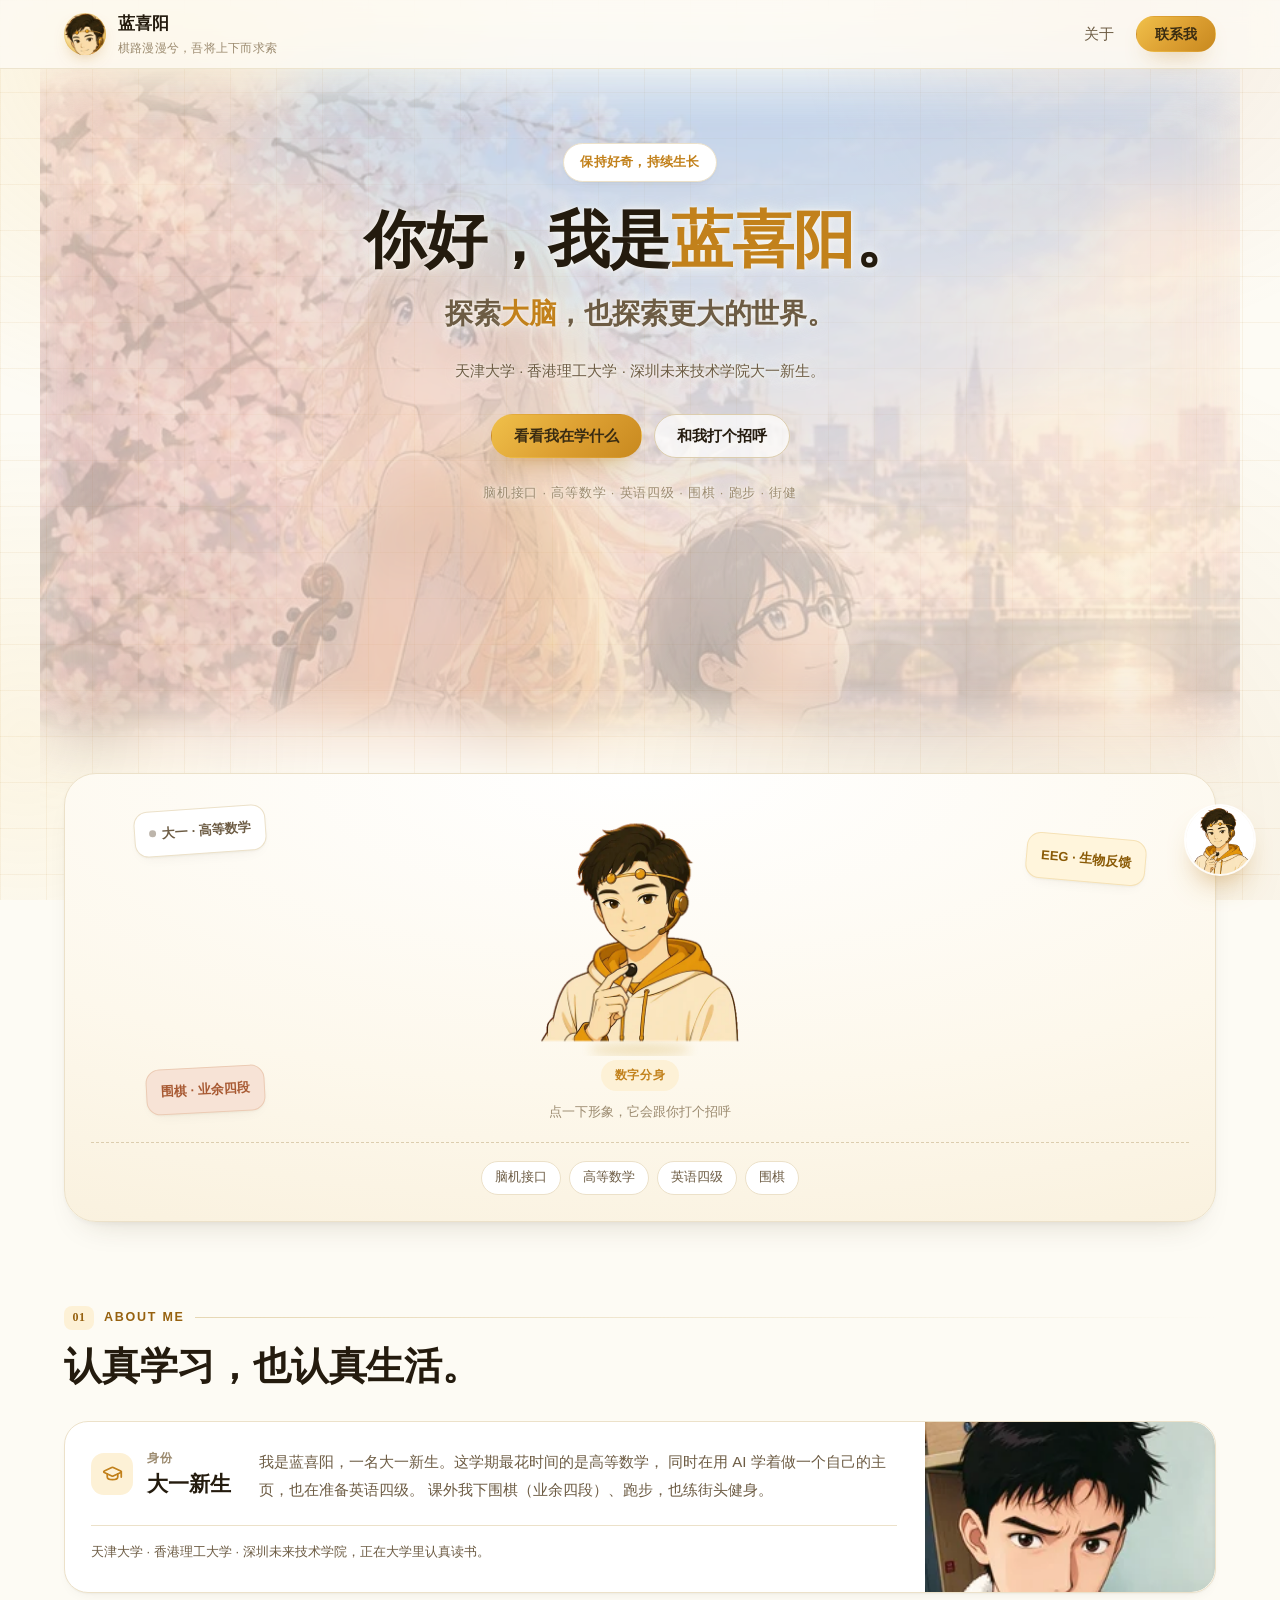
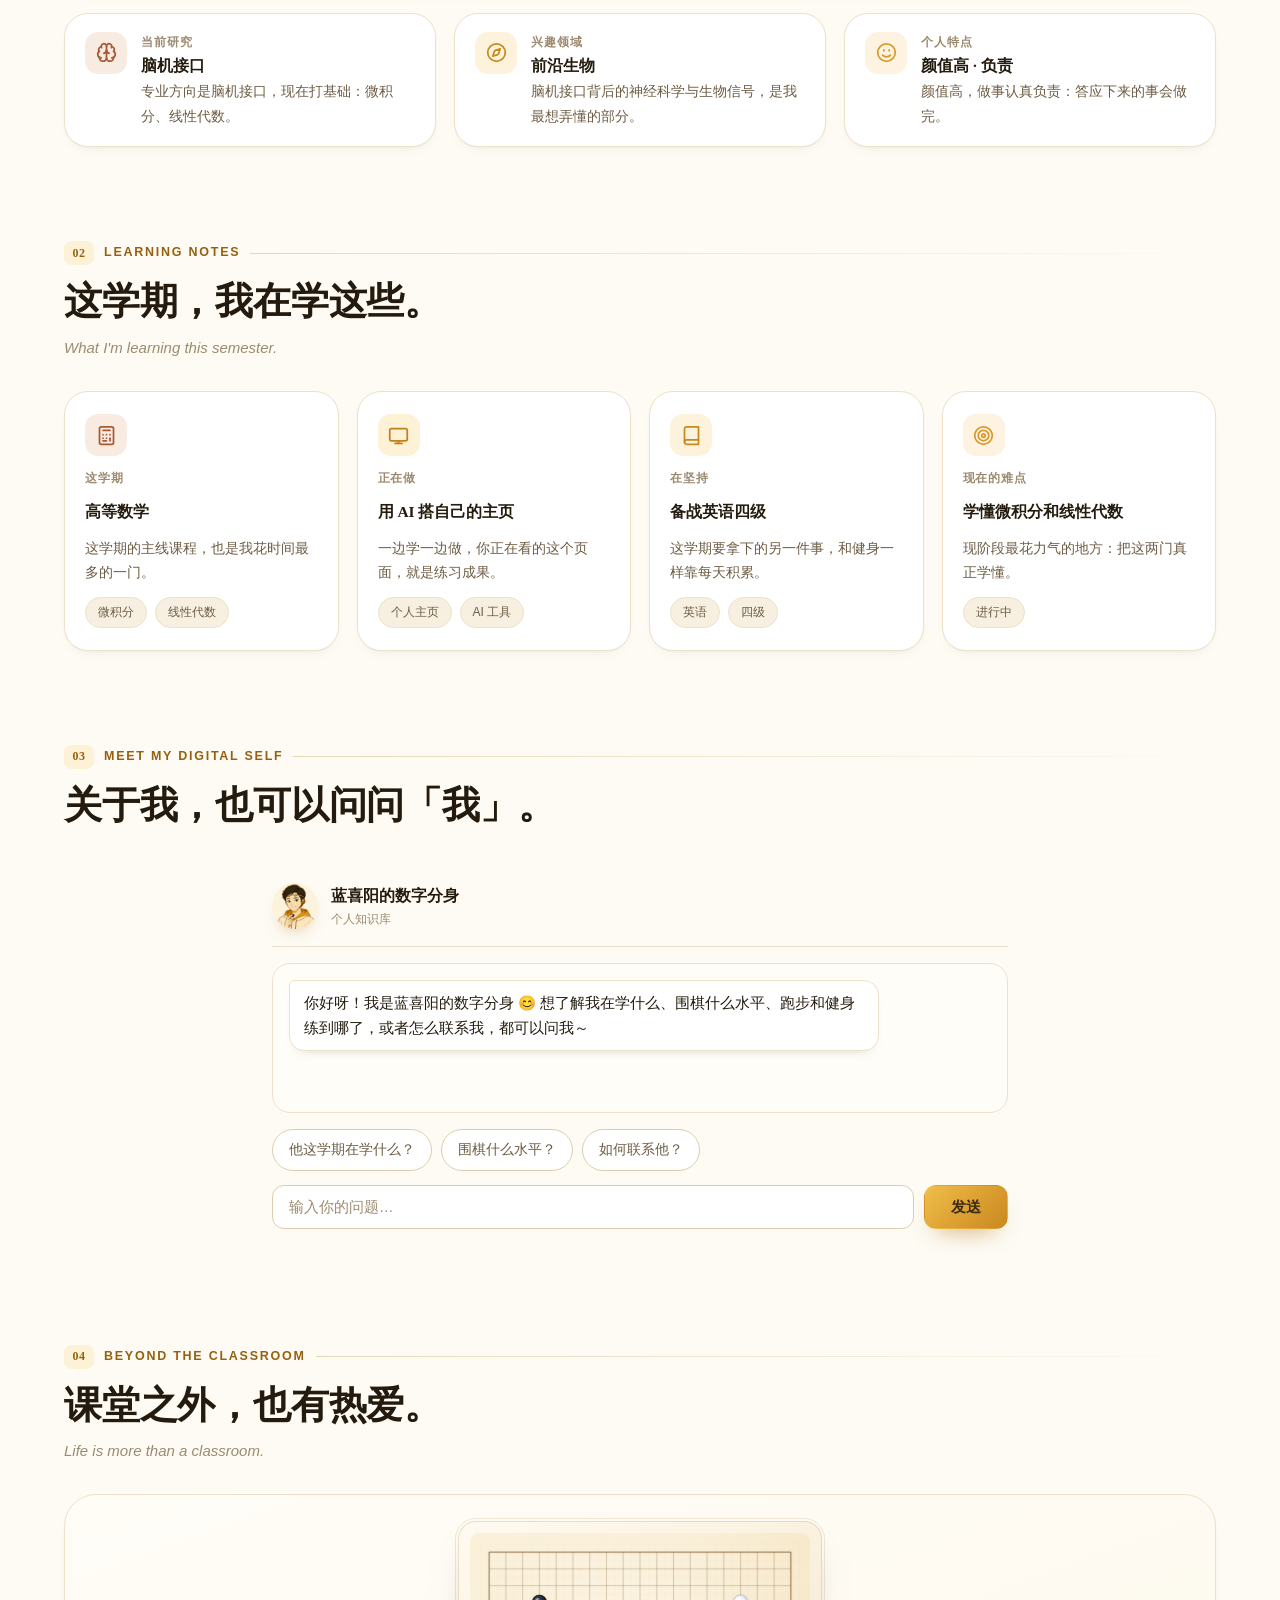
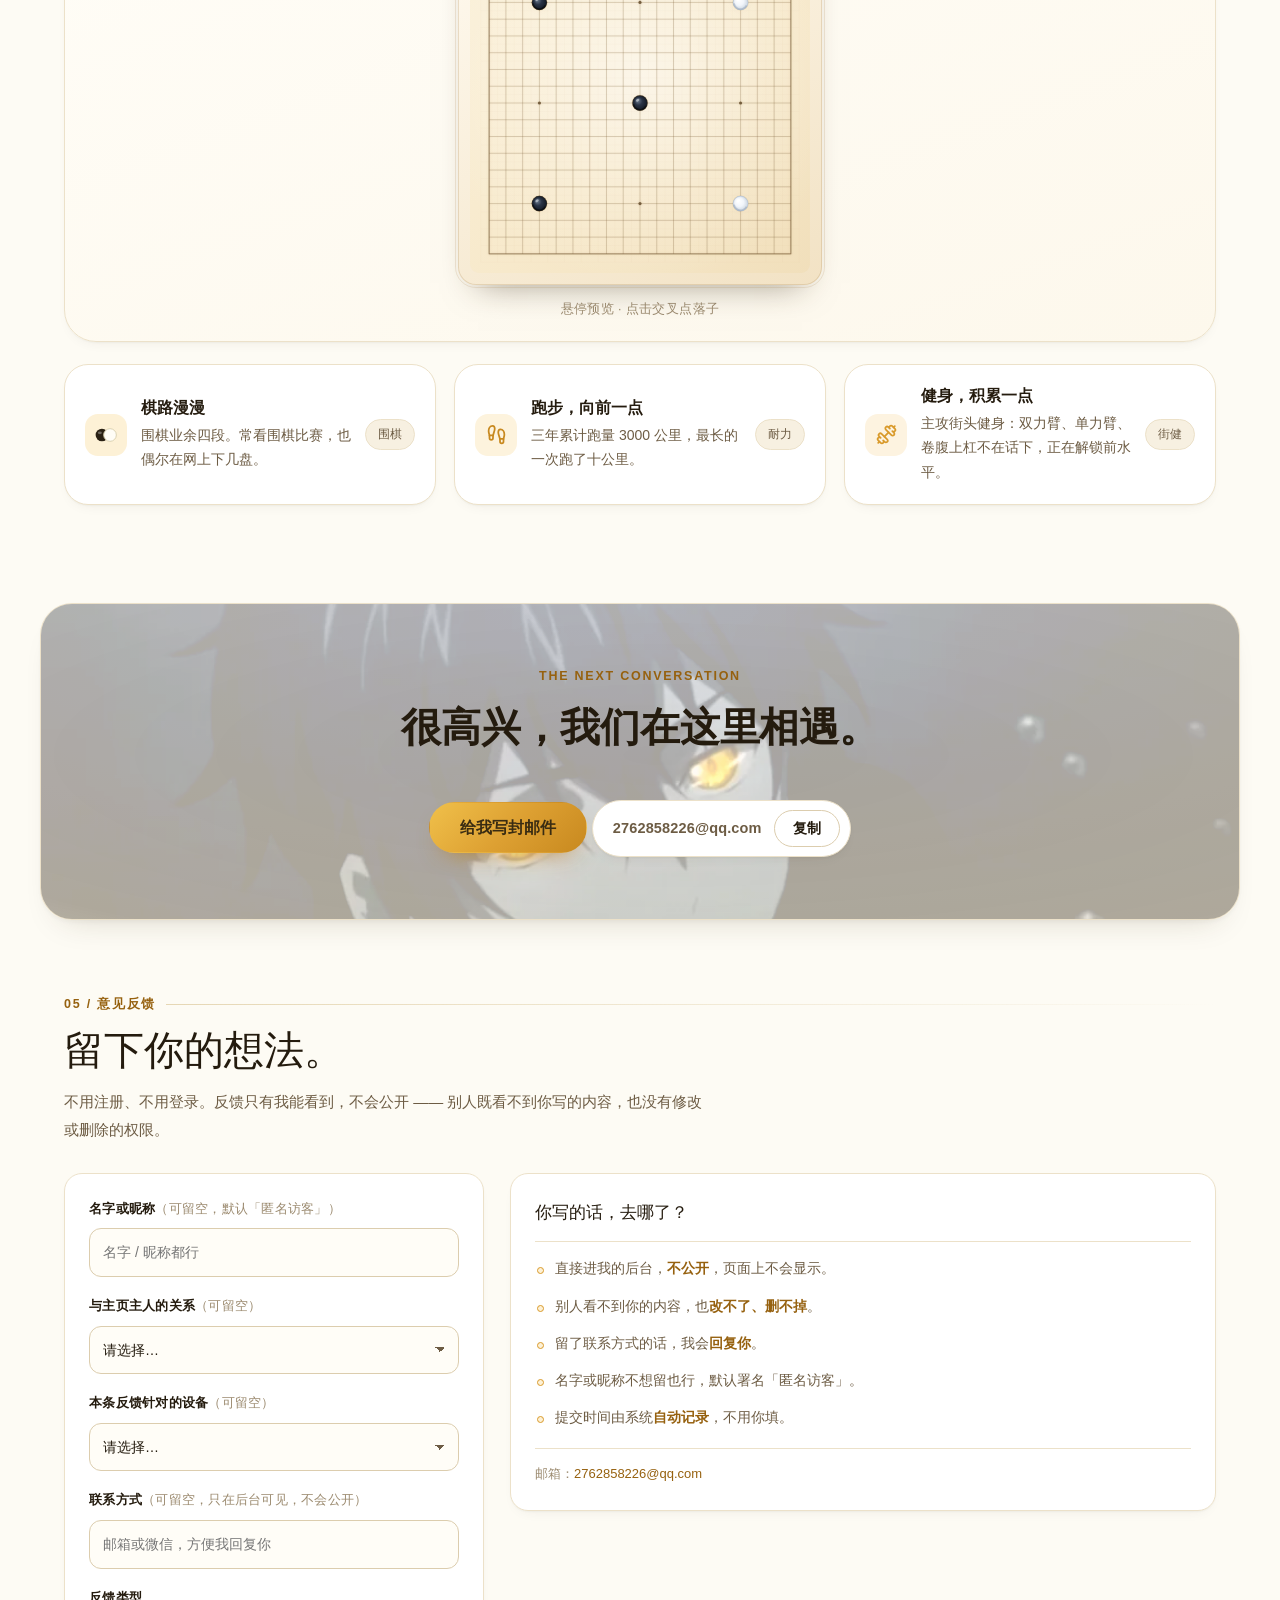
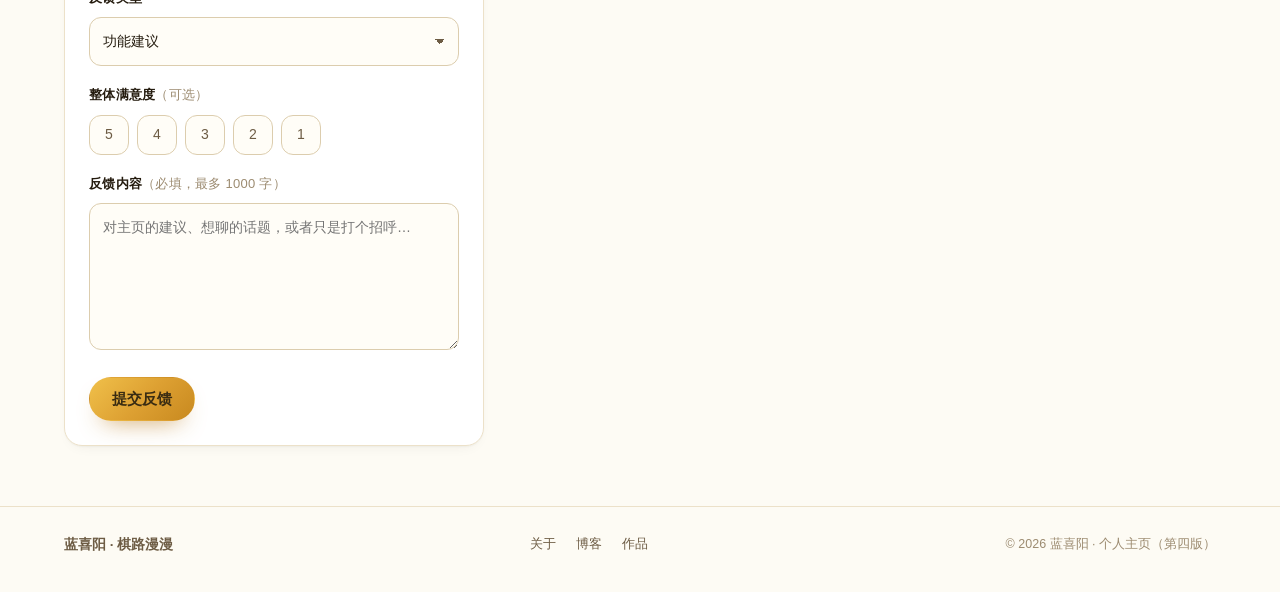
<file: index.html>
<!DOCTYPE html>
<html lang="zh-CN">
<head>
  <meta charset="UTF-8" />
  <meta name="viewport" content="width=device-width, initial-scale=1.0" />
  <meta name="description" content="蓝喜阳 · 棋路漫漫 的个人主页 — 天津大学 · 香港理工大学 · 深圳未来技术学院大一新生，脑机接口方向，欢迎问问我的数字分身" />
  <title>棋路漫漫 · 蓝喜阳个人主页</title>
  <link rel="stylesheet" href="css/main.css" />
</head>
<body>
  <!-- ============ 顶部导航：头像 + 名字 + 签名 / 关于 + 联系按钮 ============ -->
  <header class="site-header">
    <nav class="navbar wrap">
      <a class="brand" href="#top">
        <span class="brand-orb" aria-hidden="true">
          <img class="brand-pic" src="assets/images/figures/agent-avatar.webp" alt="" width="192" height="192" />
        </span>
        <span class="brand-text">
          <strong>蓝喜阳</strong>
          <small>棋路漫漫兮，吾将上下而求索</small>
        </span>
      </a>
      <div class="nav-right">
        <a class="nav-link" href="#about">关于</a>
        <a class="btn btn-primary btn-sm" href="#contact">联系我</a>
      </div>
    </nav>
  </header>

  <main>
    <!-- ============ Hero ============ -->
    <section class="hero2 wrap">
      <!-- 首屏背景层：素材由本人提供，低透明度融进纸面，不单独成块 -->
      <div class="sec-bg sec-bg--hero" aria-hidden="true">
        <img src="assets/images/figures/april-violin-piano.webp" alt="" width="841" height="1870" />
      </div>
      <p class="pill">保持好奇，持续生长</p>
      <h1 class="hero-title">你好，我是<span class="hl">蓝喜阳</span>。</h1>
      <p class="hero-sub">探索<span class="hl">大脑</span>，也探索更大的世界。</p>
      <p class="hero-desc">
        天津大学 · 香港理工大学 · 深圳未来技术学院大一新生。
      </p>
      <div class="hero-actions">
        <a class="btn btn-primary" href="#learning">看看我在学什么</a>
        <a class="btn btn-ghost" href="#avatar-chat">和我打个招呼</a>
      </div>
      <p class="hero-tags">脑机接口 · 高等数学 · 英语四级 · 围棋 · 跑步 · 街健</p>
    </section>

    <!-- ============ 数字分身形象 + 便签 ============ -->
    <section class="mascot-wrap wrap" aria-label="数字分身形象">
      <div class="mascot-card glow-card">
        <div class="note note-white" aria-hidden="true">
          <span class="note-pin"></span>大一 · 高等数学
        </div>
        <div class="note note-amber" aria-hidden="true">EEG · 生物反馈</div>
        <div class="note note-clay" aria-hidden="true">围棋 · 业余四段</div>

        <div class="mascot-stage">
          <!-- 原创「脑机接口少年」数字分身形象（AI 生成原画 → 本地去背 / 去水印 / 裁切为 512×512）
               鼠标移上去会打招呼，点一下会跳一段「铁山靠」 -->
          <div class="avatar-fx-wrap">
            <svg class="avatar-svg" viewBox="0 0 220 236" role="img"
                 aria-label="蓝喜阳的数字分身形象：戴金色头环与耳机麦克风的脑机接口少年，指间捏着一颗黑子 —— 鼠标移上去会打招呼，点一下会跳一段「铁山靠」">
              <title>点我，给你来一段铁山靠</title>
              <defs>
                <filter id="agentShadow" x="-50%" y="-50%" width="200%" height="200%">
                  <feGaussianBlur stdDeviation="5" />
                </filter>
              </defs>

              <!-- 落地投影：营造悬浮感（形象上下浮动时投影一起动） -->
              <ellipse cx="110" cy="230" rx="48" ry="6.5" fill="#C8951F" opacity="0.24"
                       filter="url(#agentShadow)" />

              <g class="avatar-float">
                <!-- 「铁山靠」身体分组：以底边为轴整体侧倾 / 前顶 -->
                <g class="avatar-body">
                  <image href="assets/images/figures/agent-v2.webp" x="-8" y="0" width="236" height="236" />
                </g>
              </g>
            </svg>
            <span class="shock-ring" aria-hidden="true"></span>
            <span class="shock-ring shock-ring-2" aria-hidden="true"></span>
          </div>
          <span class="mascot-badge">数字分身</span>
        </div>

        <p class="mascot-hint">点一下形象，它会跟你打个招呼</p>
        <div class="mini-tag-row">
          <span class="mini-tag">脑机接口</span>
          <span class="mini-tag">高等数学</span>
          <span class="mini-tag">英语四级</span>
          <span class="mini-tag">围棋</span>
        </div>
      </div>
    </section>

    <!-- ============ 01 / ABOUT ME ============ -->
    <section class="section wrap" id="about">
      <div class="sec-head">
        <p class="sec-eyebrow"><span class="sec-num">01</span> ABOUT ME</p>
        <h2 class="sec-title">认真学习，也认真生活。</h2>
      </div>

      <div class="about-grid" id="info">
        <!-- 身份主卡 -->
        <article class="card-soft glow-card card-identity">
          <div class="card-head">
            <span class="icon-box icon-box-blue" aria-hidden="true">
              <svg viewBox="0 0 24 24" fill="none" stroke="currentColor" stroke-width="2" stroke-linecap="round" stroke-linejoin="round"><path d="M21.42 10.922a1 1 0 0 0-.019-1.838L12.83 5.18a2 2 0 0 0-1.66 0L2.6 9.08a1 1 0 0 0 0 1.832l8.57 3.908a2 2 0 0 0 1.66 0z"/><path d="M22 10v6"/><path d="M6 12.5V16a6 3 0 0 0 12 0v-3.5"/></svg>
            </span>
            <div>
              <p class="card-label">身份</p>
              <h3 class="card-title">大一新生</h3>
            </div>
          </div>
          <p class="card-text">
            我是蓝喜阳，一名大一新生。这学期最花时间的是高等数学，
            同时在用 AI 学着做一个自己的主页，也在准备英语四级。
            课外我下围棋（业余四段）、跑步，也练街头健身。
          </p>
          <p class="card-note">天津大学 · 香港理工大学 · 深圳未来技术学院，正在大学里认真读书。</p>
          <!-- 本人提供的动漫风格头像：贴卡片右缘竖着撑满卡高，避免下方大片留白 -->
          <figure class="id-portrait">
            <img src="assets/images/figures/identity-portrait.webp" alt="动漫风格形象" width="216" height="384" loading="lazy" />
          </figure>
        </article>

        <!-- 右侧三个小信息 -->
        <div class="mini-stack">
          <article class="card-soft glow-card mini-card">
            <span class="icon-box icon-box-violet" aria-hidden="true">
              <svg viewBox="0 0 24 24" fill="none" stroke="currentColor" stroke-width="2" stroke-linecap="round" stroke-linejoin="round"><path d="M12 18V5"/><path d="M15 13a4.17 4.17 0 0 1-3-4 4.17 4.17 0 0 1-3 4"/><path d="M17.598 6.5A3 3 0 1 0 12 5a3 3 0 1 0-5.598 1.5"/><path d="M17.997 5.125a4 4 0 0 1 2.526 5.77"/><path d="M18 18a4 4 0 0 0 2-7.464"/><path d="M19.967 17.483A4 4 0 1 1 12 18a4 4 0 1 1-7.967-.517"/><path d="M6 18a4 4 0 0 1-2-7.464"/><path d="M6.003 5.125a4 4 0 0 0-2.526 5.77"/></svg>
            </span>
            <div>
              <p class="card-label">当前研究</p>
              <h3 class="card-title card-title-sm">脑机接口</h3>
              <p class="card-text">专业方向是脑机接口，现在打基础：微积分、线性代数。</p>
            </div>
          </article>

          <article class="card-soft glow-card mini-card">
            <span class="icon-box icon-box-sky" aria-hidden="true">
              <svg viewBox="0 0 24 24" fill="none" stroke="currentColor" stroke-width="2" stroke-linecap="round" stroke-linejoin="round"><circle cx="12" cy="12" r="10"/><path d="m16.24 7.76-1.804 5.411a2 2 0 0 1-1.265 1.265L7.76 16.24l1.804-5.411a2 2 0 0 1 1.265-1.265z"/></svg>
            </span>
            <div>
              <p class="card-label">兴趣领域</p>
              <h3 class="card-title card-title-sm">前沿生物</h3>
              <p class="card-text">脑机接口背后的神经科学与生物信号，是我最想弄懂的部分。</p>
            </div>
          </article>

          <article class="card-soft glow-card mini-card">
            <span class="icon-box icon-box-amber" aria-hidden="true">
              <svg viewBox="0 0 24 24" fill="none" stroke="currentColor" stroke-width="2" stroke-linecap="round" stroke-linejoin="round"><path d="M15 10V9"/><path d="M16.472 15a6 6 0 01-8.943 0"/><path d="M9 10V9"/><circle cx="12" cy="12" r="10"/></svg>
            </span>
            <div>
              <p class="card-label">个人特点</p>
              <h3 class="card-title card-title-sm">颜值高 · 负责</h3>
              <p class="card-text">颜值高，做事认真负责：答应下来的事会做完。</p>
            </div>
          </article>
        </div>
      </div>
    </section>

    <!-- ============ 02 / LEARNING NOTES ============ -->
    <section class="section wrap" id="learning">
      <div class="sec-head">
        <p class="sec-eyebrow"><span class="sec-num">02</span> LEARNING NOTES</p>
        <h2 class="sec-title">这学期，我在学这些。</h2>
        <p class="sec-sub">What I'm learning this semester.</p>
      </div>

      <div class="notes-grid">
        <!-- 这学期的主线：高等数学 -->
        <article class="card-soft glow-card note-card">
          <span class="icon-box icon-box-violet" aria-hidden="true">
            <svg viewBox="0 0 24 24" fill="none" stroke="currentColor" stroke-width="2" stroke-linecap="round" stroke-linejoin="round"><rect x="4" y="2" width="16" height="20" rx="2"/><line x1="8" y1="6" x2="16" y2="6"/><line x1="8" y1="11" x2="8" y2="11"/><line x1="12" y1="11" x2="12" y2="11"/><line x1="16" y1="11" x2="16" y2="11"/><line x1="8" y1="15" x2="8" y2="15"/><line x1="12" y1="15" x2="12" y2="15"/><line x1="16" y1="15" x2="16" y2="18"/><line x1="8" y1="18" x2="12" y2="18"/></svg>
          </span>
          <p class="card-label">这学期</p>
          <h3 class="card-title card-title-sm">高等数学</h3>
          <p class="card-text">这学期的主线课程，也是我花时间最多的一门。</p>
          <div class="tag-mini-row">
            <span class="tag-mini">微积分</span>
            <span class="tag-mini">线性代数</span>
          </div>
        </article>

        <!-- 正在做：用 AI 搭自己的主页 -->
        <article class="card-soft glow-card note-card">
          <span class="icon-box icon-box-blue" aria-hidden="true">
            <svg viewBox="0 0 24 24" fill="none" stroke="currentColor" stroke-width="2" stroke-linecap="round" stroke-linejoin="round"><rect x="2" y="4" width="20" height="14" rx="2"/><path d="M8 21h8"/><path d="M12 18v3"/></svg>
          </span>
          <p class="card-label">正在做</p>
          <h3 class="card-title card-title-sm">用 AI 搭自己的主页</h3>
          <p class="card-text">一边学一边做，你正在看的这个页面，就是练习成果。</p>
          <div class="tag-mini-row">
            <span class="tag-mini">个人主页</span>
            <span class="tag-mini">AI 工具</span>
          </div>
        </article>

        <!-- 在坚持：备战英语四级 -->
        <article class="card-soft glow-card note-card">
          <span class="icon-box icon-box-sky" aria-hidden="true">
            <svg viewBox="0 0 24 24" fill="none" stroke="currentColor" stroke-width="2" stroke-linecap="round" stroke-linejoin="round"><path d="M4 19.5A2.5 2.5 0 0 1 6.5 17H20"/><path d="M6.5 2H20v20H6.5A2.5 2.5 0 0 1 4 19.5v-15A2.5 2.5 0 0 1 6.5 2z"/></svg>
          </span>
          <p class="card-label">在坚持</p>
          <h3 class="card-title card-title-sm">备战英语四级</h3>
          <p class="card-text">这学期要拿下的另一件事，和健身一样靠每天积累。</p>
          <div class="tag-mini-row">
            <span class="tag-mini">英语</span>
            <span class="tag-mini">四级</span>
          </div>
        </article>

        <!-- 现在的难点：微积分与线性代数 -->
        <article class="card-soft glow-card note-card">
          <span class="icon-box icon-box-amber" aria-hidden="true">
            <svg viewBox="0 0 24 24" fill="none" stroke="currentColor" stroke-width="2" stroke-linecap="round" stroke-linejoin="round"><circle cx="12" cy="12" r="10"/><circle cx="12" cy="12" r="6"/><circle cx="12" cy="12" r="2"/></svg>
          </span>
          <p class="card-label">现在的难点</p>
          <h3 class="card-title card-title-sm">学懂微积分和线性代数</h3>
          <p class="card-text">现阶段最花力气的地方：把这两门真正学懂。</p>
          <div class="tag-mini-row">
            <span class="tag-mini">进行中</span>
          </div>
        </article>
      </div>
    </section>

    <!-- ============ 03 / MEET MY DIGITAL SELF ============ -->
    <section class="section wrap" id="avatar-chat">
      <div class="sec-head">
        <p class="sec-eyebrow"><span class="sec-num">03</span> MEET MY DIGITAL SELF</p>
        <h2 class="sec-title">关于我，也可以问问「我」。</h2>
      </div>

      <div class="chat-card glow-card">
        <div class="chat-header">
          <span class="chat-avatar" aria-hidden="true">
            <img class="avatar-pic" src="assets/images/figures/agent-v2.webp" width="512" height="512" alt="" />
          </span>
          <div class="chat-header-info">
            <strong>蓝喜阳的数字分身</strong>
            <span class="chat-status">个人知识库</span>
          </div>
        </div>

        <div class="chat-window" id="chatWindow">
          <div class="msg msg-ai">
            <div class="bubble bubble-ai">你好呀！我是蓝喜阳的数字分身 😊 想了解我在学什么、围棋什么水平、跑步和健身练到哪了，或者怎么联系我，都可以问我～</div>
          </div>
        </div>

        <div class="chat-suggestions" id="chatSuggestions">
          <button class="chip" type="button">他这学期在学什么？</button>
          <button class="chip" type="button">围棋什么水平？</button>
          <button class="chip" type="button">如何联系他？</button>
        </div>

        <form class="chat-form" id="chatForm">
          <input type="text" id="chatInput" class="chat-input"
                 placeholder="输入你的问题…" autocomplete="off" />
          <button type="submit" class="btn btn-primary btn-send">发送</button>
        </form>
      </div>
    </section>

    <!-- ============ 04 / BEYOND THE CLASSROOM ============ -->
    <section class="section wrap" id="hobby">
      <div class="sec-head">
        <p class="sec-eyebrow"><span class="sec-num">04</span> BEYOND THE CLASSROOM</p>
        <h2 class="sec-title">课堂之外，也有热爱。</h2>
        <p class="sec-sub">Life is more than a classroom.</p>
      </div>

      <!-- 围棋组件：浅色纸面风 19×19 交互棋盘（HTML5 Canvas） -->
      <div class="go-board-wrap">
        <div class="go-board-stage">
          <div class="go-board-frame">
            <canvas id="goBoard" class="go-board-canvas" width="340" height="340" role="img"
                    aria-label="浅色纸面风围棋盘：19 路棋线、预置黑白棋子，悬停预览、点击交叉点落子并扩散一圈波纹"></canvas>
          </div>
          <p class="go-board-cheer" aria-hidden="true">欢迎切磋</p>
        </div>
        <p class="go-board-hint">悬停预览 · 点击交叉点落子</p>
      </div>

      <div class="hobby-grid">
        <article class="card-soft glow-card hobby-row">
          <span class="icon-box icon-box-blue" aria-hidden="true">
            <svg class="icon-go" viewBox="0 0 28 24" aria-hidden="true"><circle cx="9.6" cy="12" r="6.9" fill="#2A2114" /><ellipse cx="7.3" cy="9.6" rx="2.2" ry="1.5" fill="#ffffff" opacity="0.32" /><circle cx="18.4" cy="12" r="6.9" fill="#FFFDF6" stroke="#D8CFAE" stroke-width="1" /></svg>
          </span>
          <div class="hobby-text">
            <h3 class="card-title card-title-sm">棋路漫漫</h3>
            <p class="card-text">围棋业余四段。常看围棋比赛，也偶尔在网上下几盘。</p>
          </div>
          <span class="tag-mini">围棋</span>
        </article>

        <article class="card-soft glow-card hobby-row">
          <span class="icon-box icon-box-sky" aria-hidden="true">
            <svg viewBox="0 0 24 24" fill="none" stroke="currentColor" stroke-width="2" stroke-linecap="round" stroke-linejoin="round"><path d="M4 16v-2.38C4 11.5 2.97 10.5 3 8c.03-2.72 1.49-6 4.5-6C9.37 2 10 3.8 10 5.5c0 3.11-2 5.66-2 8.68V16a2 2 0 1 1-4 0Z"/><path d="M20 20v-2.38c0-2.12 1.03-3.12 1-5.62-.03-2.72-1.49-6-4.5-6C14.63 6 14 7.8 14 9.5c0 3.11 2 5.66 2 8.68V20a2 2 0 1 0 4 0Z"/><path d="M16 17h4"/><path d="M4 13h4"/></svg>
          </span>
          <div class="hobby-text">
            <h3 class="card-title card-title-sm">跑步，向前一点</h3>
            <p class="card-text">三年累计跑量 3000 公里，最长的一次跑了十公里。</p>
          </div>
          <span class="tag-mini">耐力</span>
        </article>

        <article class="card-soft glow-card hobby-row">
          <span class="icon-box icon-box-amber" aria-hidden="true">
            <svg viewBox="0 0 24 24" fill="none" stroke="currentColor" stroke-width="2" stroke-linecap="round" stroke-linejoin="round"><path d="M17.596 12.768a2 2 0 1 0 2.829-2.829l-1.768-1.767a2 2 0 0 0 2.828-2.829l-2.828-2.828a2 2 0 0 0-2.829 2.828l-1.767-1.768a2 2 0 1 0-2.829 2.829z"/><path d="m2.5 21.5 1.4-1.4"/><path d="m20.1 3.9 1.4-1.4"/><path d="M5.343 21.485a2 2 0 1 0 2.829-2.828l1.767 1.768a2 2 0 1 0 2.829-2.829l-6.364-6.364a2 2 0 1 0-2.829 2.829l1.768 1.767a2 2 0 0 0-2.828 2.829z"/><path d="m9.6 14.4 4.8-4.8"/></svg>
          </span>
          <div class="hobby-text">
            <h3 class="card-title card-title-sm">健身，积累一点</h3>
            <p class="card-text">主攻街头健身：双力臂、单力臂、卷腹上杠不在话下，正在解锁前水平。</p>
          </div>
          <span class="tag-mini">街健</span>
        </article>
      </div>

    </section>

    <!-- ============ 底部 CTA：写封邮件 ============ -->
    <section class="cta" id="contact">
      <div class="wrap cta-inner">
        <!-- 横幅底纹：素材由本人提供，低透明度融进纸面，不单独成块 -->
        <div class="sec-bg sec-bg--cta" aria-hidden="true">
          <img src="assets/images/figures/dragon-portrait.webp" alt="" width="1080" height="528" />
        </div>
        <p class="sec-eyebrow sec-eyebrow-center">THE NEXT CONVERSATION</p>
        <h2 class="cta-title">很高兴，我们在这里相遇。</h2>
        <a class="btn btn-primary btn-lg" href="mailto:2762858226@qq.com">给我写封邮件</a>
        <div class="mail-row">
          <span class="mail-text">2762858226@qq.com</span>
          <button class="btn btn-ghost btn-sm" type="button" id="copyEmail"
                  data-email="2762858226@qq.com">复制</button>
        </div>
      </div>
    </section>

    <!-- ============ 第三版新增：意见反馈 ============ -->
    <section class="section wrap" id="feedback">
      <p class="sec-eyebrow">05 / 意见反馈</p>
      <h2 class="fb-title">留下你的想法。</h2>
      <p class="fb-sub">
        不用注册、不用登录。反馈只有我能看到，不会公开 ——
        别人既看不到你写的内容，也没有修改或删除的权限。
      </p>

      <div class="fb-grid">
        <form class="fb-form" id="feedbackForm" novalidate>
          <label class="fb-field">
            <span class="fb-label">名字或昵称<span class="fb-hint">（可留空，默认「匿名访客」）</span></span>
            <input class="fb-input" id="fbName" name="name" type="text" maxlength="60"
                   placeholder="名字 / 昵称都行" autocomplete="nickname">
          </label>

          <div class="fb-field">
            <span class="fb-label">与主页主人的关系<span class="fb-hint">（可留空）</span></span>
            <select class="fb-select" id="fbRelation" name="relation">
              <option value="">请选择…</option>
              <option value="classmate">同学</option>
              <option value="friend">朋友</option>
              <option value="family">家人</option>
              <option value="teacher">老师</option>
              <option value="lover">恋人</option>
              <option value="other">其他</option>
            </select>
          </div>

          <div class="fb-field">
            <span class="fb-label">本条反馈针对的设备<span class="fb-hint">（可留空）</span></span>
            <select class="fb-select" id="fbDevice" name="device">
              <option value="">请选择…</option>
              <option value="phone">手机</option>
              <option value="tablet">平板</option>
              <option value="computer">电脑</option>
              <option value="other">其他设备</option>
            </select>
          </div>

          <label class="fb-field">
            <span class="fb-label">联系方式<span class="fb-hint">（可留空，只在后台可见，不会公开）</span></span>
            <input class="fb-input" id="fbContact" name="contact" type="text" maxlength="120"
                   placeholder="邮箱或微信，方便我回复你" autocomplete="email">
          </label>

          <div class="fb-field">
            <span class="fb-label">反馈类型</span>
            <select class="fb-select" id="fbCategory" name="category">
              <option value="suggestion">功能建议</option>
              <option value="bug">问题反馈</option>
              <option value="content">内容意见</option>
              <option value="other">其他</option>
            </select>
          </div>

          <div class="fb-field">
            <span class="fb-label">整体满意度<span class="fb-hint">（可选）</span></span>
            <div class="fb-radio-group">
              <label class="fb-radio"><input type="radio" name="rating" value="5"><span>5</span></label>
              <label class="fb-radio"><input type="radio" name="rating" value="4"><span>4</span></label>
              <label class="fb-radio"><input type="radio" name="rating" value="3"><span>3</span></label>
              <label class="fb-radio"><input type="radio" name="rating" value="2"><span>2</span></label>
              <label class="fb-radio"><input type="radio" name="rating" value="1"><span>1</span></label>
            </div>
          </div>

          <label class="fb-field">
            <span class="fb-label">反馈内容<span class="fb-hint">（必填，最多 1000 字）</span></span>
            <textarea class="fb-textarea" id="fbMessage" name="message" rows="5"
                      maxlength="1000" required
                      placeholder="对主页的建议、想聊的话题，或者只是打个招呼…"></textarea>
          </label>

          <!-- 蜜罐字段：正常访客看不见，机器人会填 → 直接丢弃 -->
          <div class="fb-honeypot" aria-hidden="true">
            <label>公司<input type="text" name="company" tabindex="-1" autocomplete="off"></label>
          </div>

          <div class="fb-actions">
            <button class="btn btn-primary" id="feedbackSubmit" type="submit">提交反馈</button>
            <span class="fb-status" id="feedbackStatus" role="status" aria-live="polite"></span>
          </div>
        </form>

        <div class="fb-side">
          <h3 class="fb-side-title">你写的话，去哪了？</h3>
          <ul class="fb-side-list">
            <li>直接进我的后台，<strong>不公开</strong>，页面上不会显示。</li>
            <li>别人看不到你的内容，也<strong>改不了、删不掉</strong>。</li>
            <li>留了联系方式的话，我会<strong>回复你</strong>。</li>
            <li>名字或昵称不想留也行，默认署名「匿名访客」。</li>
            <li>提交时间由系统<strong>自动记录</strong>，不用你填。</li>
          </ul>
          <p class="fb-side-foot">
            邮箱：<a href="mailto:2762858226@qq.com">2762858226@qq.com</a>
          </p>
        </div>
      </div>
    </section>
  </main>

  <!-- ============ 页脚 ============ -->
  <footer class="site-footer">
    <div class="wrap footer-inner">
      <p class="footer-brand">蓝喜阳 · 棋路漫漫</p>
      <nav class="footer-links" aria-label="二级页导航">
        <a href="pages/about.html">关于</a>
        <a href="pages/blog.html">博客</a>
        <a href="pages/projects.html">作品</a>
      </nav>
      <p class="footer-note">© 2026 蓝喜阳 · 个人主页（第四版）</p>
    </div>
  </footer>

  <!-- 右下角 · AI 数字分身悬浮头像（雷达脉冲扩散光环） -->
  <button class="ai-fab" id="aiFab" type="button" aria-label="打开数字分身对话">
    <span class="ai-fab-pulse" aria-hidden="true"></span>
    <span class="ai-fab-pulse ai-fab-pulse-b" aria-hidden="true"></span>
    <span class="ai-fab-pulse ai-fab-pulse-c" aria-hidden="true"></span>
    <span class="ai-fab-core" aria-hidden="true">
      <img class="avatar-pic" src="assets/images/figures/agent-v2.webp" width="512" height="512" alt="" />
    </span>
    <span class="ai-fab-label" aria-hidden="true">数字分身</span>
  </button>

  <script src="js/go-board.js"></script>
  <script src="js/chat-config.js"></script>
  <script src="js/main.js"></script>
  <script src="js/feedback-config.js"></script>
  <script src="js/feedback.js"></script>
</body>
</html>
</file>
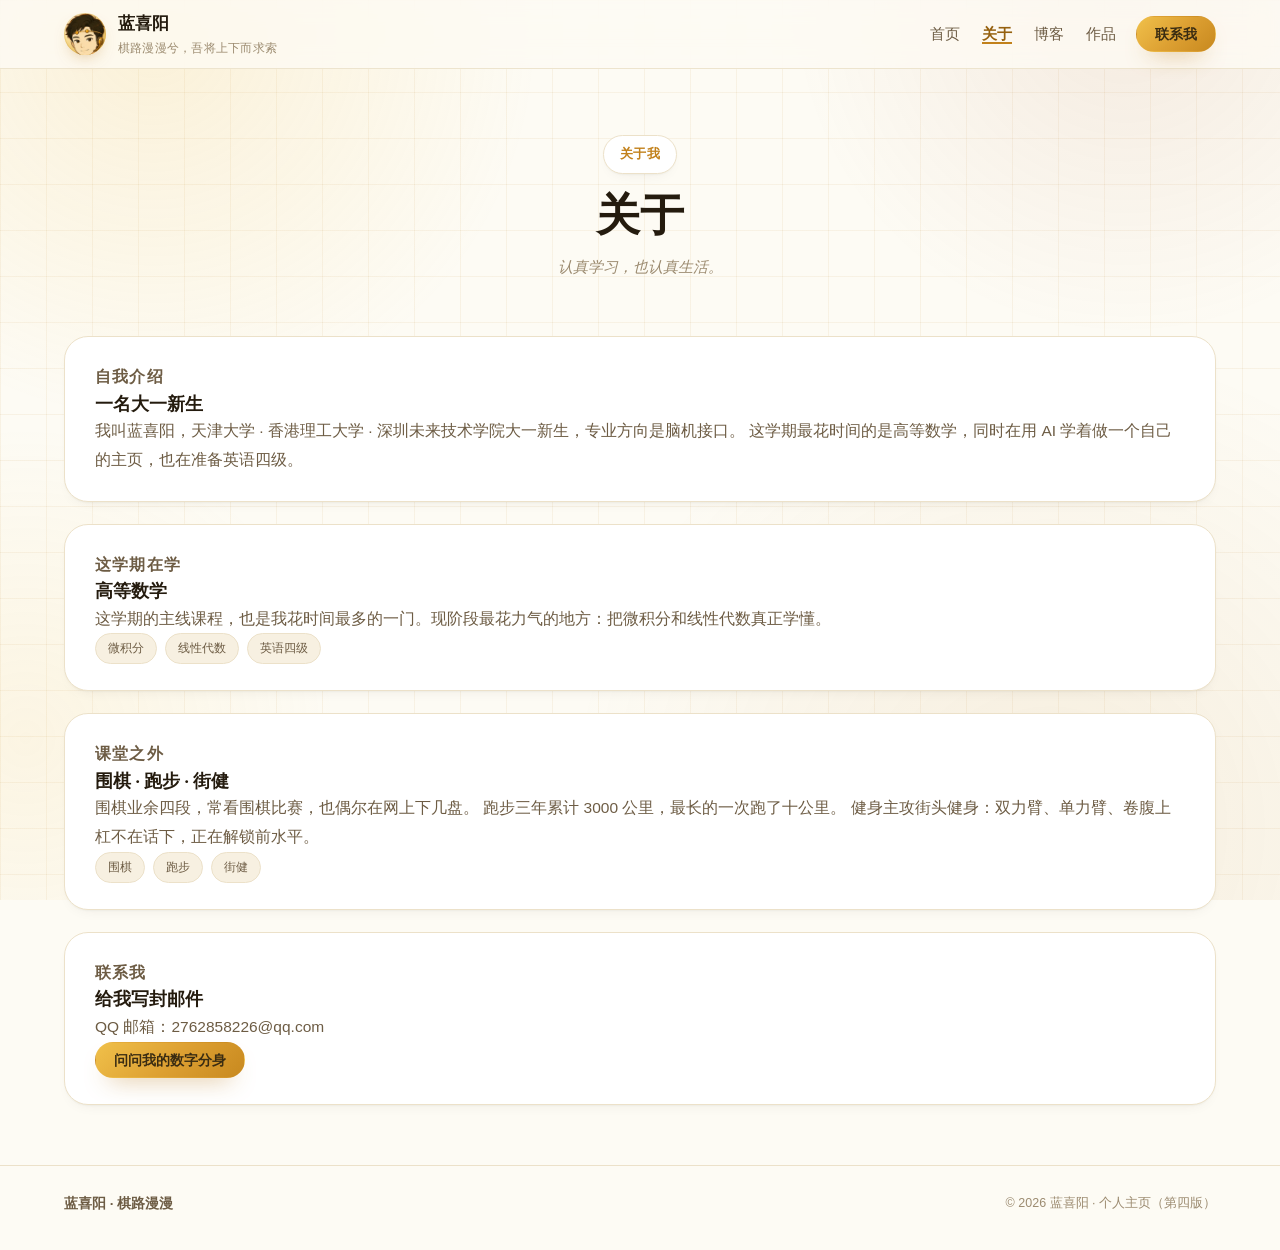
<file: pages/about.html>
<!DOCTYPE html>
<html lang="zh-CN">
<head>
  <meta charset="UTF-8" />
  <meta name="viewport" content="width=device-width, initial-scale=1.0" />
  <meta name="description" content="蓝喜阳 · 棋路漫漫 的个人主页 — 关于：天津大学 · 香港理工大学 · 深圳未来技术学院大一新生，脑机接口方向，围棋业余四段，跑步三年 3000 公里" />
  <title>关于 — 蓝喜阳 · 个人主页</title>
  <link rel="stylesheet" href="../css/main.css" />
</head>
<body>
  <header class="site-header">
    <nav class="navbar container sub-nav">
      <a class="brand" href="../index.html">
        <span class="brand-orb" aria-hidden="true">
          <img class="brand-pic" src="../assets/images/figures/agent-avatar.webp" alt="" width="192" height="192" />
        </span>
        <span class="brand-text">
          <strong>蓝喜阳</strong>
          <small>棋路漫漫兮，吾将上下而求索</small>
        </span>
      </a>
      <div class="nav-right">
        <ul class="nav-links">
          <li><a href="../index.html">首页</a></li>
          <li><a href="about.html" class="active">关于</a></li>
          <li><a href="blog.html">博客</a></li>
          <li><a href="projects.html">作品</a></li>
        </ul>
        <a class="btn btn-primary btn-sm" href="../index.html#contact">联系我</a>
      </div>
    </nav>
  </header>

  <main class="container">
    <section class="page-hero">
      <p class="pill">关于我</p>
      <h1 class="page-title">关于</h1>
      <p class="page-sub">认真学习，也认真生活。</p>
    </section>

    <section class="section page-body">
      <article class="card">
        <p class="card-label">自我介绍</p>
        <h2 class="card-title">一名大一新生</h2>
        <p class="card-text">
          我叫蓝喜阳，天津大学 · 香港理工大学 · 深圳未来技术学院大一新生，专业方向是脑机接口。
          这学期最花时间的是高等数学，同时在用 AI 学着做一个自己的主页，也在准备英语四级。
        </p>
      </article>

      <article class="card">
        <p class="card-label">这学期在学</p>
        <h2 class="card-title">高等数学</h2>
        <p class="card-text">这学期的主线课程，也是我花时间最多的一门。现阶段最花力气的地方：把微积分和线性代数真正学懂。</p>
        <div class="tag-mini-row">
          <span class="tag-mini">微积分</span>
          <span class="tag-mini">线性代数</span>
          <span class="tag-mini">英语四级</span>
        </div>
      </article>

      <article class="card">
        <p class="card-label">课堂之外</p>
        <h2 class="card-title">围棋 · 跑步 · 街健</h2>
        <p class="card-text">
          围棋业余四段，常看围棋比赛，也偶尔在网上下几盘。
          跑步三年累计 3000 公里，最长的一次跑了十公里。
          健身主攻街头健身：双力臂、单力臂、卷腹上杠不在话下，正在解锁前水平。
        </p>
        <div class="tag-mini-row">
          <span class="tag-mini">围棋</span>
          <span class="tag-mini">跑步</span>
          <span class="tag-mini">街健</span>
        </div>
      </article>

      <article class="card">
        <p class="card-label">联系我</p>
        <h2 class="card-title">给我写封邮件</h2>
        <p class="card-text">QQ 邮箱：2762858226@qq.com</p>
        <div class="tag-mini-row">
          <a class="btn btn-primary btn-sm" href="../index.html#avatar-chat">问问我的数字分身</a>
        </div>
      </article>
    </section>
  </main>

  <footer class="site-footer">
    <div class="container footer-inner">
      <p class="footer-brand">蓝喜阳 · 棋路漫漫</p>
      <p class="footer-note">© 2026 蓝喜阳 · 个人主页（第四版）</p>
    </div>
  </footer>
  <script src="../js/main.js"></script>
</body>
</html>
</file>
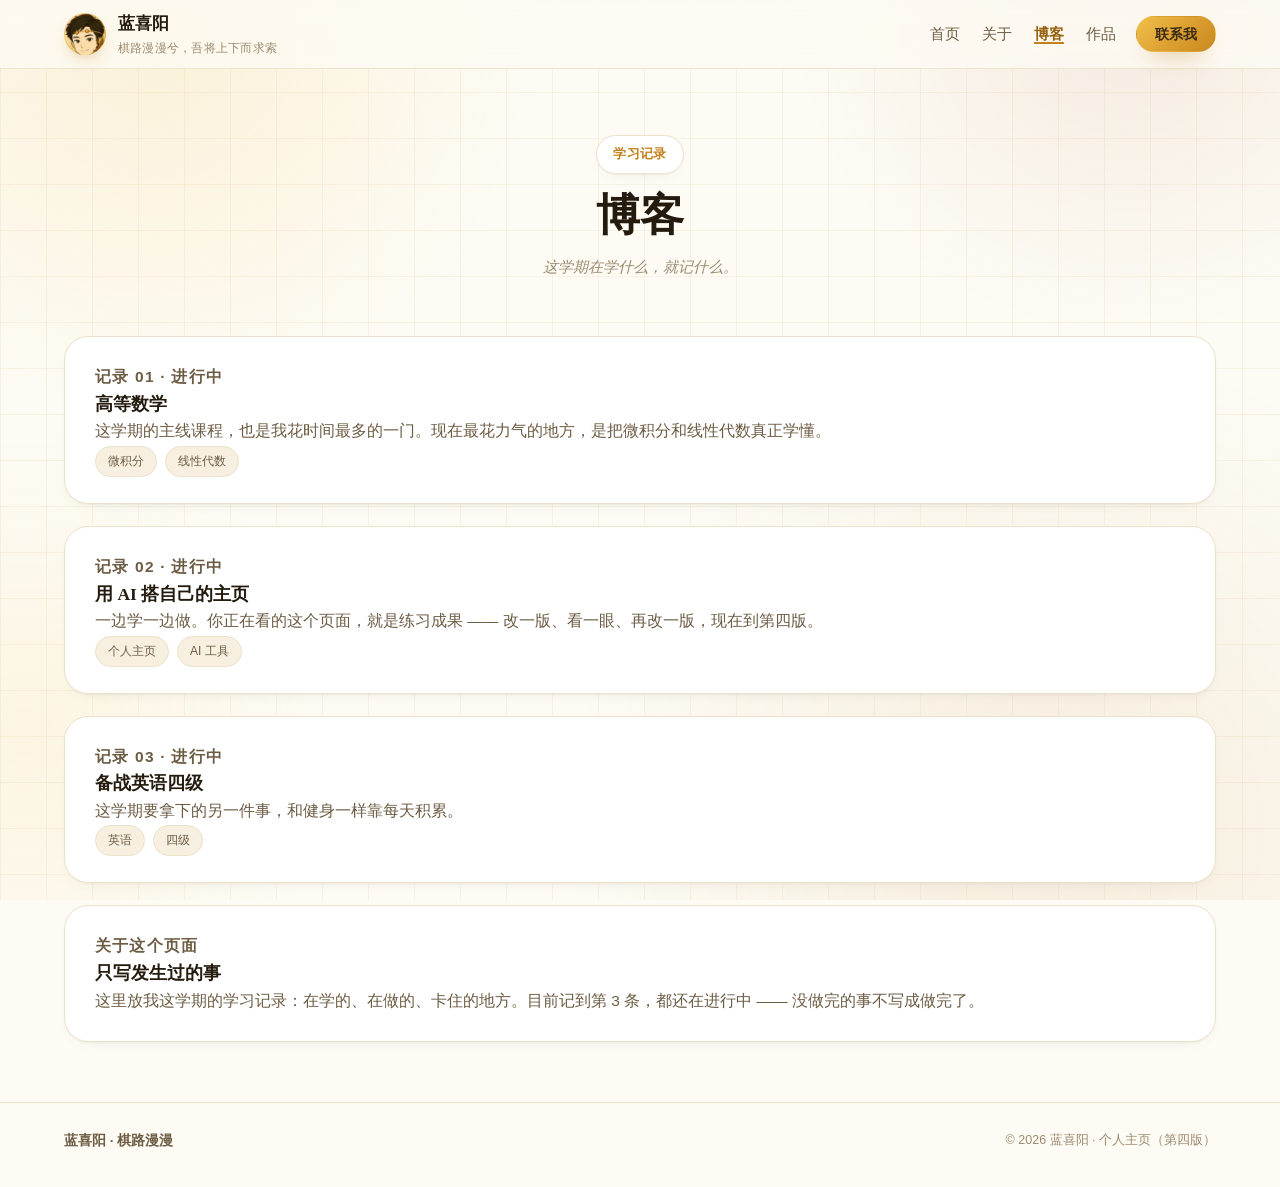
<file: pages/blog.html>
<!DOCTYPE html>
<html lang="zh-CN">
<head>
  <meta charset="UTF-8" />
  <meta name="viewport" content="width=device-width, initial-scale=1.0" />
  <meta name="description" content="蓝喜阳 · 棋路漫漫 的个人主页 — 博客：这学期的学习记录，高等数学、用 AI 做主页、备战英语四级" />
  <title>博客 — 蓝喜阳 · 个人主页</title>
  <link rel="stylesheet" href="../css/main.css" />
</head>
<body>
  <header class="site-header">
    <nav class="navbar container sub-nav">
      <a class="brand" href="../index.html">
        <span class="brand-orb" aria-hidden="true">
          <img class="brand-pic" src="../assets/images/figures/agent-avatar.webp" alt="" width="192" height="192" />
        </span>
        <span class="brand-text">
          <strong>蓝喜阳</strong>
          <small>棋路漫漫兮，吾将上下而求索</small>
        </span>
      </a>
      <div class="nav-right">
        <ul class="nav-links">
          <li><a href="../index.html">首页</a></li>
          <li><a href="about.html">关于</a></li>
          <li><a href="blog.html" class="active">博客</a></li>
          <li><a href="projects.html">作品</a></li>
        </ul>
        <a class="btn btn-primary btn-sm" href="../index.html#contact">联系我</a>
      </div>
    </nav>
  </header>

  <main class="container">
    <section class="page-hero">
      <p class="pill">学习记录</p>
      <h1 class="page-title">博客</h1>
      <p class="page-sub">这学期在学什么，就记什么。</p>
    </section>

    <section class="section page-body">
      <article class="card">
        <p class="card-label">记录 01 · 进行中</p>
        <h2 class="card-title">高等数学</h2>
        <p class="card-text">这学期的主线课程，也是我花时间最多的一门。现在最花力气的地方，是把微积分和线性代数真正学懂。</p>
        <div class="tag-mini-row">
          <span class="tag-mini">微积分</span>
          <span class="tag-mini">线性代数</span>
        </div>
      </article>

      <article class="card">
        <p class="card-label">记录 02 · 进行中</p>
        <h2 class="card-title">用 AI 搭自己的主页</h2>
        <p class="card-text">一边学一边做。你正在看的这个页面，就是练习成果 —— 改一版、看一眼、再改一版，现在到第四版。</p>
        <div class="tag-mini-row">
          <span class="tag-mini">个人主页</span>
          <span class="tag-mini">AI 工具</span>
        </div>
      </article>

      <article class="card">
        <p class="card-label">记录 03 · 进行中</p>
        <h2 class="card-title">备战英语四级</h2>
        <p class="card-text">这学期要拿下的另一件事，和健身一样靠每天积累。</p>
        <div class="tag-mini-row">
          <span class="tag-mini">英语</span>
          <span class="tag-mini">四级</span>
        </div>
      </article>

      <article class="card">
        <p class="card-label">关于这个页面</p>
        <h2 class="card-title">只写发生过的事</h2>
        <p class="card-text">这里放我这学期的学习记录：在学的、在做的、卡住的地方。目前记到第 3 条，都还在进行中 —— 没做完的事不写成做完了。</p>
      </article>
    </section>
  </main>

  <footer class="site-footer">
    <div class="container footer-inner">
      <p class="footer-brand">蓝喜阳 · 棋路漫漫</p>
      <p class="footer-note">© 2026 蓝喜阳 · 个人主页（第四版）</p>
    </div>
  </footer>
  <script src="../js/main.js"></script>
</body>
</html>
</file>
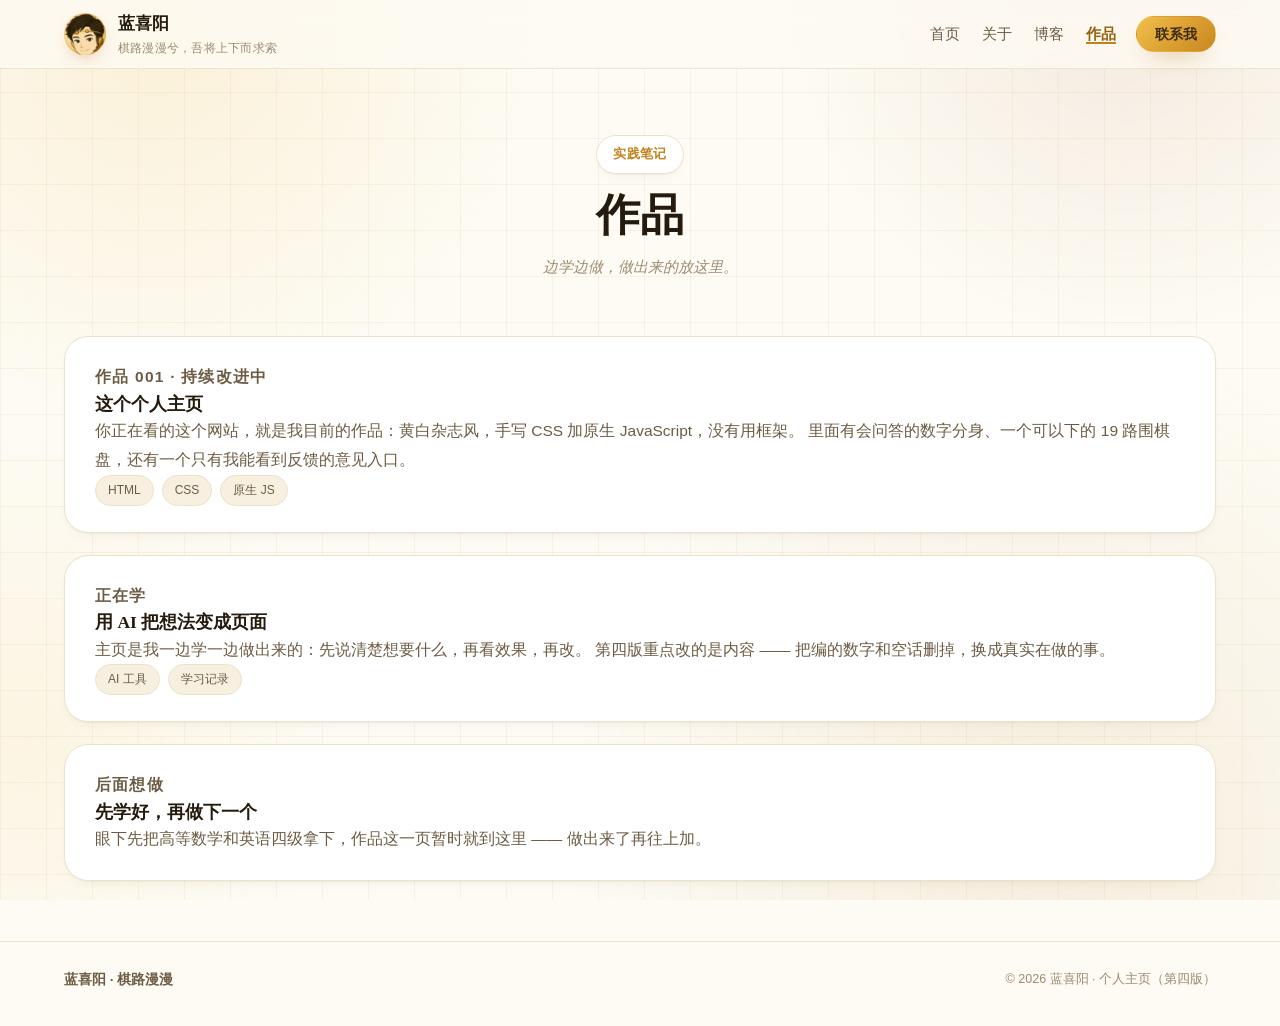
<file: pages/projects.html>
<!DOCTYPE html>
<html lang="zh-CN">
<head>
  <meta charset="UTF-8" />
  <meta name="viewport" content="width=device-width, initial-scale=1.0" />
  <meta name="description" content="蓝喜阳 · 棋路漫漫 的个人主页 — 作品：用 AI 边学边做的个人主页，手写 CSS 与原生 JS" />
  <title>作品 — 蓝喜阳 · 个人主页</title>
  <link rel="stylesheet" href="../css/main.css" />
</head>
<body>
  <header class="site-header">
    <nav class="navbar container sub-nav">
      <a class="brand" href="../index.html">
        <span class="brand-orb" aria-hidden="true">
          <img class="brand-pic" src="../assets/images/figures/agent-avatar.webp" alt="" width="192" height="192" />
        </span>
        <span class="brand-text">
          <strong>蓝喜阳</strong>
          <small>棋路漫漫兮，吾将上下而求索</small>
        </span>
      </a>
      <div class="nav-right">
        <ul class="nav-links">
          <li><a href="../index.html">首页</a></li>
          <li><a href="about.html">关于</a></li>
          <li><a href="blog.html">博客</a></li>
          <li><a href="projects.html" class="active">作品</a></li>
        </ul>
        <a class="btn btn-primary btn-sm" href="../index.html#contact">联系我</a>
      </div>
    </nav>
  </header>

  <main class="container">
    <section class="page-hero">
      <p class="pill">实践笔记</p>
      <h1 class="page-title">作品</h1>
      <p class="page-sub">边学边做，做出来的放这里。</p>
    </section>

    <section class="section page-body">
      <article class="card">
        <p class="card-label">作品 001 · 持续改进中</p>
        <h2 class="card-title">这个个人主页</h2>
        <p class="card-text">
          你正在看的这个网站，就是我目前的作品：黄白杂志风，手写 CSS 加原生 JavaScript，没有用框架。
          里面有会问答的数字分身、一个可以下的 19 路围棋盘，还有一个只有我能看到反馈的意见入口。
        </p>
        <div class="tag-mini-row">
          <span class="tag-mini">HTML</span>
          <span class="tag-mini">CSS</span>
          <span class="tag-mini">原生 JS</span>
        </div>
      </article>

      <article class="card">
        <p class="card-label">正在学</p>
        <h2 class="card-title">用 AI 把想法变成页面</h2>
        <p class="card-text">
          主页是我一边学一边做出来的：先说清楚想要什么，再看效果，再改。
          第四版重点改的是内容 —— 把编的数字和空话删掉，换成真实在做的事。
        </p>
        <div class="tag-mini-row">
          <span class="tag-mini">AI 工具</span>
          <span class="tag-mini">学习记录</span>
        </div>
      </article>

      <article class="card">
        <p class="card-label">后面想做</p>
        <h2 class="card-title">先学好，再做下一个</h2>
        <p class="card-text">眼下先把高等数学和英语四级拿下，作品这一页暂时就到这里 —— 做出来了再往上加。</p>
      </article>
    </section>
  </main>

  <footer class="site-footer">
    <div class="container footer-inner">
      <p class="footer-brand">蓝喜阳 · 棋路漫漫</p>
      <p class="footer-note">© 2026 蓝喜阳 · 个人主页（第四版）</p>
    </div>
  </footer>
  <script src="../js/main.js"></script>
</body>
</html>
</file>
<file: css/main.css>
/* ============================================
   蓝喜阳 · 个人主页（第二版 · 黄白杂志风）
   纯手写 CSS · 零外链依赖 · 系统字体栈
   ============================================ */

/* ---------- 1. 设计令牌 ---------- */
:root {
  --bg: #fdfbf4;
  --bg-soft: #f7f0e1;
  --surface: #ffffff;
  --surface-2: #fffdf7;

  --text: #241b0e;
  --text-soft: #6d5c44;
  --text-faint: #9c8b70;

  --line: #ece1c9;
  --line-strong: #dccdae;

  --gold: #c2811b;
  --gold-deep: #96610f;
  --gold-soft: #fdf1d6;
  --sun: #f0c04a;
  --amber: #d99a2b;
  --amber-soft: #fdf3e0;
  --clay: #a85a33;
  --clay-soft: #f8ece2;
  --olive: #74772f;

  --shadow-sm: 0 1px 2px rgba(58, 44, 20, 0.04), 0 6px 16px -10px rgba(58, 44, 20, 0.12);
  --shadow-md: 0 2px 4px rgba(58, 44, 20, 0.04), 0 18px 34px -22px rgba(58, 44, 20, 0.22);
  --shadow-lg: 0 4px 10px rgba(58, 44, 20, 0.05), 0 30px 56px -30px rgba(58, 44, 20, 0.28);

  --radius-sm: 12px;
  --radius: 18px;
  --radius-lg: 24px;
  --radius-xl: 32px;

  --max-width: 1200px;
  --gutter: 24px;

  /* 编辑杂志感：标题用衬线，正文保持系统无衬线 */
  --rule: #e6d7b4;
  --paper-line: rgba(184, 121, 26, 0.07);

  --font: -apple-system, BlinkMacSystemFont, "Segoe UI", "PingFang SC",
    "Hiragino Sans GB", "Microsoft YaHei", "Helvetica Neue", Arial, sans-serif;
  --font-display: Georgia, "Times New Roman", "Songti SC", "Noto Serif SC",
    "Source Han Serif SC", "SimSun", serif;
}

/* ---------- 2. 基础重置 ---------- */
*,
*::before,
*::after {
  box-sizing: border-box;
}

html {
  -webkit-text-size-adjust: 100%;
}

body {
  margin: 0;
  font-family: var(--font);
  font-size: 16px;
  line-height: 1.75;
  color: var(--text);
  background: var(--bg);
  overflow-x: hidden;
}

/* 页面底纹：暖色光雾 + 极淡的稿纸网格，轻科技学术感 */
body::before {
  content: "";
  position: fixed;
  inset: 0;
  z-index: -1;
  pointer-events: none;
  background:
    radial-gradient(620px circle at 12% 4%, rgba(240, 192, 74, 0.16), transparent 62%),
    radial-gradient(560px circle at 88% 0%, rgba(168, 90, 51, 0.10), transparent 60%),
    radial-gradient(760px circle at 82% 92%, rgba(184, 121, 26, 0.10), transparent 64%),
    radial-gradient(520px circle at 2% 82%, rgba(240, 192, 74, 0.10), transparent 60%),
    linear-gradient(to right, var(--paper-line) 1px, transparent 1px),
    linear-gradient(to bottom, var(--paper-line) 1px, transparent 1px);
  background-size: auto, auto, auto, auto, 46px 46px, 46px 46px;
}

h1, h2, h3, p, figure, blockquote {
  margin: 0;
}

img {
  max-width: 100%;
  display: block;
}

a {
  color: inherit;
  text-decoration: none;
}

button {
  font: inherit;
  color: inherit;
  cursor: pointer;
}

svg {
  display: block;
}

::selection {
  background: rgba(184, 121, 26, 0.16);
}

/* ---------- 3. 通用容器与按钮 ---------- */
.wrap {
  width: 100%;
  max-width: var(--max-width);
  margin: 0 auto;
  padding: 0 var(--gutter);
}

.btn {
  display: inline-flex;
  align-items: center;
  justify-content: center;
  gap: 8px;
  padding: 12px 22px;
  border: 1px solid transparent;
  border-radius: 999px;
  font-size: 15px;
  font-weight: 600;
  line-height: 1.2;
  white-space: nowrap;
  transition: transform 0.22s ease, box-shadow 0.22s ease, background-color 0.22s ease,
    border-color 0.22s ease, color 0.22s ease;
}

.btn:hover {
  transform: translateY(-1px);
}

.btn:active {
  transform: translateY(0);
}

.btn-primary {
  background: linear-gradient(135deg, #f0c04a 0%, #dda032 52%, #c8891f 100%);
  color: #3a2c12;
  box-shadow: 0 12px 24px -14px rgba(184, 121, 26, 0.85);
}

.btn-primary:hover {
  background: linear-gradient(135deg, #f5cd63 0%, #e5ab3e 52%, #d0961f 100%);
  box-shadow: 0 16px 30px -14px rgba(184, 121, 26, 0.9);
}

.btn-ghost {
  background: rgba(255, 255, 255, 0.7);
  border-color: var(--line-strong);
  color: var(--text);
}

.btn-ghost:hover {
  border-color: rgba(184, 121, 26, 0.45);
  color: var(--gold);
  background: #fff;
}

.btn-sm {
  padding: 9px 18px;
  font-size: 14px;
}

.btn-lg {
  padding: 15px 30px;
  font-size: 16px;
}

.btn-send {
  padding: 12px 26px;
  border-radius: var(--radius-sm);
}

/* 小图标容器 */
.icon-box {
  display: inline-flex;
  align-items: center;
  justify-content: center;
  width: 42px;
  height: 42px;
  flex: none;
  border-radius: 13px;
}

.icon-box svg {
  width: 21px;
  height: 21px;
}

.icon-box .icon-go {
  width: 26px;
  height: 22px;
}

.icon-box-blue {
  background: var(--gold-soft);
  color: var(--gold);
}

.icon-box-violet {
  background: var(--clay-soft);
  color: var(--clay);
}

.icon-box-sky {
  background: #fdf3dd;
  color: #c8891f;
}

.icon-box-amber {
  background: var(--amber-soft);
  color: var(--amber);
}

/* ---------- 4. 卡片基座 ---------- */
.card-soft {
  position: relative;
  background: var(--surface);
  border: 1px solid var(--line);
  border-radius: var(--radius-lg);
  box-shadow: var(--shadow-sm);
}

/* 鼠标跟随光晕（浅色版：淡淡一圈蓝光） */
.glow-card {
  --mx: 50%;
  --my: 0%;
  isolation: isolate;
}

.glow-card::before,
.glow-card::after {
  content: "";
  position: absolute;
  inset: 0;
  border-radius: inherit;
  opacity: 0;
  transition: opacity 0.4s ease;
  pointer-events: none;
}

.glow-card::before {
  background: radial-gradient(
    300px circle at var(--mx) var(--my),
    rgba(184, 121, 26, 0.10),
    transparent 66%
  );
}

.glow-card::after {
  padding: 1px;
  background: radial-gradient(
    300px circle at var(--mx) var(--my),
    rgba(184, 121, 26, 0.5),
    transparent 62%
  );
  -webkit-mask: linear-gradient(#000 0 0) content-box, linear-gradient(#000 0 0);
  -webkit-mask-composite: xor;
  mask: linear-gradient(#000 0 0) content-box, linear-gradient(#000 0 0);
  mask-composite: exclude;
}

.glow-card.is-lit::before,
.glow-card.is-lit::after,
.glow-card:hover::before,
.glow-card:hover::after {
  opacity: 1;
}

.card-label {
  font-size: 12px;
  font-weight: 700;
  letter-spacing: 0.08em;
  text-transform: uppercase;
  color: var(--text-faint);
}

.card-title {
  font-family: var(--font-display);
  font-size: 17.5px;
  font-weight: 700;
  line-height: 1.45;
  color: var(--text);
}

.card-title-sm {
  font-size: 15.5px;
}

.card-text {
  font-size: 14px;
  line-height: 1.75;
  color: var(--text-soft);
}

/* ---------- 5. 顶部导航 ---------- */
.site-header {
  position: sticky;
  top: 0;
  z-index: 40;
  background: rgba(253, 251, 244, 0.82);
  backdrop-filter: saturate(160%) blur(14px);
  -webkit-backdrop-filter: saturate(160%) blur(14px);
  border-bottom: 1px solid rgba(236, 225, 201, 0.9);
}

.navbar {
  display: flex;
  align-items: center;
  justify-content: space-between;
  gap: 16px;
  min-height: 68px;
}

.brand {
  display: inline-flex;
  align-items: center;
  gap: 12px;
  min-width: 0;
}

.brand-orb {
  width: 42px;
  height: 42px;
  flex: none;
  border-radius: 50%;
  overflow: hidden;
  background: radial-gradient(circle at 34% 26%, #FFF8E4 0%, #F8DC94 45%, #D9A02B 100%);
  box-shadow: 0 8px 18px -10px rgba(184, 121, 26, 0.7),
              inset 0 0 0 1px rgba(178, 120, 20, 0.18);
}

.brand-pic {
  width: 100%;
  height: 100%;
  display: block;
  object-fit: cover;
  object-position: 50% 14%;
}

.brand-text {
  display: flex;
  flex-direction: column;
  min-width: 0;
}

.brand-text strong {
  font-family: var(--font-display);
  font-size: 16.5px;
  font-weight: 700;
  letter-spacing: 0.01em;
}

.brand-text small {
  font-size: 11.5px;
  color: var(--text-faint);
  letter-spacing: 0.02em;
  white-space: nowrap;
  overflow: hidden;
  text-overflow: ellipsis;
}

.nav-right {
  display: flex;
  align-items: center;
  gap: 22px;
}

.nav-link {
  font-size: 15px;
  font-weight: 500;
  color: var(--text-soft);
  transition: color 0.2s ease;
}

.nav-link:hover {
  color: var(--gold);
}

/* ---------- 6. Hero ---------- */
.hero2 {
  padding-top: 74px;
  /* 首屏留出高度给竖版插画：图是 0.45 宽高比，框越高整幅图越大 */
  padding-bottom: clamp(30px, 26vh, 260px);
  text-align: center;
}

.pill {
  display: inline-block;
  padding: 7px 16px;
  border-radius: 999px;
  background: #fff;
  border: 1px solid var(--line);
  box-shadow: var(--shadow-sm);
  font-size: 13px;
  font-weight: 600;
  color: var(--gold);
  letter-spacing: 0.02em;
}

.hero-title {
  margin-top: 22px;
  font-family: var(--font-display);
  font-size: clamp(34px, 5.4vw, 62px);
  font-weight: 700;
  line-height: 1.18;
  letter-spacing: -0.01em;
}

.hero-sub {
  margin-top: 12px;
  font-family: var(--font-display);
  font-size: clamp(19px, 2.5vw, 28px);
  font-weight: 700;
  color: var(--text-soft);
  letter-spacing: -0.005em;
}

.hl {
  color: var(--gold);
}

.hero-desc {
  max-width: 620px;
  margin: 20px auto 0;
  font-size: 15px;
  color: var(--text-soft);
}

.hero-actions {
  display: flex;
  flex-wrap: wrap;
  justify-content: center;
  gap: 12px;
  margin-top: 30px;
}

.hero-tags {
  margin-top: 24px;
  font-size: 13px;
  letter-spacing: 0.06em;
  color: var(--text-faint);
}

/* ---------- 6b. 背景大图（素材由本人提供：低透明度融进纸面，不单独成块） ---------- */
.sec-bg {
  position: absolute;
  z-index: 0;
  pointer-events: none;
  user-select: none;
}

.sec-bg img {
  display: block;
  width: 100%;
  height: 100%;
  object-fit: cover;
  mix-blend-mode: multiply;
  filter: saturate(0.95);
  -webkit-mask-image: radial-gradient(122% 96% at 50% 44%, #000 0%, rgba(0, 0, 0, 0.9) 58%, rgba(0, 0, 0, 0) 96%);
  mask-image: radial-gradient(122% 96% at 50% 44%, #000 0%, rgba(0, 0, 0, 0.9) 58%, rgba(0, 0, 0, 0) 96%);
}

.hero2 {
  position: relative;
  overflow-x: clip;
}

.cta-inner {
  position: relative;
  overflow: hidden;
}

.hero2 > *:not(.sec-bg),
.cta-inner > *:not(.sec-bg) {
  position: relative;
  z-index: 1;
}

/* 首屏文字压在插画背景上：给文字一层纸色柔光托底（不遮挡插画，只托住笔画） */
.hero2 .hero-title,
.hero2 .hero-sub,
.hero2 .hero-desc,
.hero2 .hero-tags {
  text-shadow: 0 1px 14px rgba(253, 251, 244, 0.95), 0 0 3px rgba(253, 251, 244, 0.85);
}

/* 首屏：铺满整个横行。插画原图 841x1870 是竖版海报，用 contain 只会渲染成
   中间一条 290x645 的竖图、左右露出纸色（看着空档），所以改用 cover 取中段横构图；
   遮罩也从径向（会把左右边淡成空档）换成只淡出上下边、左右保持实边。 */
.sec-bg--hero {
  inset: 0;
}

.sec-bg--hero::before {
  content: "";
  position: absolute;
  inset: 0;
  background-image: url("../assets/images/figures/april-violin-piano.webp");
  background-size: cover;
  background-position: 50% 34%;
  background-repeat: no-repeat;
  mix-blend-mode: multiply;
  filter: blur(30px) saturate(1.06);
  opacity: 0.4;
}

.sec-bg--hero img {
  position: relative;
  z-index: 1;
  object-fit: cover;
  object-position: 50% 46%;
  /* 背景是次要的：浓度压到 0.25，保证压在它上面的文字看得清 */
  opacity: 0.25;
  -webkit-mask-image: linear-gradient(180deg, rgba(0, 0, 0, 0) 0%, #000 8%, #000 92%, rgba(0, 0, 0, 0) 100%);
  mask-image: linear-gradient(180deg, rgba(0, 0, 0, 0) 0%, #000 8%, #000 92%, rgba(0, 0, 0, 0) 100%);
}

/* 底部横幅：龙族那张横图做整幅底纹（横幅本身不被卡片遮挡，图完整可见） */
.sec-bg--cta {
  inset: 0;
}

.sec-bg--cta img {
  object-position: 44% 42%;
  opacity: 0.34;
  filter: contrast(1.4) saturate(1.25) brightness(1.05);
  -webkit-mask-image: radial-gradient(135% 128% at 52% 48%, #000 0%, rgba(0, 0, 0, 0.88) 52%, rgba(0, 0, 0, 0) 94%);
  mask-image: radial-gradient(135% 128% at 52% 48%, #000 0%, rgba(0, 0, 0, 0.88) 52%, rgba(0, 0, 0, 0) 94%);
}

@media (max-width: 1024px) {
  .sec-bg--hero img {
    opacity: 0.24;
  }

  .sec-bg--cta img {
    opacity: 0.3;
  }
}

@media (max-width: 720px) {
  .sec-bg--hero img {
    opacity: 0.22;
  }

  .sec-bg--cta img {
    opacity: 0.26;
    object-position: 50% 40%;
  }
}

/* ---------- 7. 数字分身形象区 ---------- */
.mascot-wrap {
  padding-top: 34px;
  padding-bottom: 10px;
}

.mascot-card {
  position: relative;
  padding: 34px 26px 26px;
  border-radius: var(--radius-xl);
  background:
    radial-gradient(120% 120% at 50% 0%, #ffffff 0%, #fdf8ec 58%, #f9f0dc 100%);
  border: 1px solid var(--line);
  box-shadow: var(--shadow-md);
  text-align: center;
}

.mascot-stage {
  display: flex;
  flex-direction: column;
  align-items: center;
  gap: 4px;
}

.avatar-svg {
  width: 232px;
  height: 248px;
  cursor: pointer;
  -webkit-tap-highlight-color: transparent;
}

/* 形象外壳：形象本体 + 「铁山靠」冲击环 */
.avatar-fx-wrap {
  position: relative;
  display: flex;
  align-items: center;
  justify-content: center;
}

/* 悬浮：形象轻轻上下浮动 */
.avatar-float {
  animation: floaty 5.5s ease-in-out infinite;
}

@keyframes floaty {
  0%, 100% { transform: translateY(0); }
  50% { transform: translateY(-9px); }
}

/* 打招呼：鼠标悬停 / 点按 → 以底边为轴轻摆三下 */
.avatar-body {
  transform-box: view-box;
  transform-origin: 110px 222px;
}

.avatar-svg:hover .avatar-body,
.avatar-svg.is-waving .avatar-body {
  animation: greetSway 0.78s ease-in-out 3;
}

@keyframes greetSway {
  0%, 100% { transform: rotate(0deg); }
  40% { transform: rotate(-4deg); }
  72% { transform: rotate(2.4deg); }
}

/* 铁山靠：以底边为轴的侧倾 + 前顶（蓄力 → 两连靠 → 收势小跳） */
.avatar-svg.is-dancing .avatar-body {
  animation: tieShanKao 2.2s cubic-bezier(0.36, 0.07, 0.19, 0.97) both;
}

@keyframes tieShanKao {
  0% { transform: translateX(0) rotate(0deg); }
  12% { transform: translateX(-9px) rotate(-6deg); }
  26% { transform: translateX(18px) rotate(7deg); }
  38% { transform: translateX(-6px) rotate(-4deg); }
  52% { transform: translateX(15px) rotate(6deg); }
  66% { transform: translateX(-5px) rotate(-3deg); }
  80% { transform: translateX(0) rotate(0deg); }
  90% { transform: translateX(0) rotate(0deg) translateY(-8px); }
  100% { transform: translateX(0) rotate(0deg) translateY(0); }
}

/* 「铁山靠」冲击环：仅舞蹈时浮现（CSS 绘制，替代原 SVG 特效） */
.shock-ring {
  position: absolute;
  left: 12px;
  top: 52%;
  width: 42px;
  height: 42px;
  margin: -21px 0 0 -21px;
  border-radius: 50%;
  border: 2px solid rgba(233, 184, 75, 0.85);
  opacity: 0;
  pointer-events: none;
}

.avatar-svg.is-dancing ~ .shock-ring {
  animation: shockRing 0.62s ease-out 2 both;
}

.avatar-svg.is-dancing ~ .shock-ring-2 {
  animation-delay: 0.3s;
}

@keyframes shockRing {
  0% { transform: scale(0.35); opacity: 0.9; }
  100% { transform: scale(2.2); opacity: 0; }
}

/* 小圆像（对话头像 / 右下悬浮球）：放大一点、略微上移，让脸更清楚 */
.avatar-pic {
  width: 100%;
  height: 100%;
  object-fit: cover;
  object-position: 50% 24%;
  transform: scale(1.14);
  transform-origin: 50% 28%;
}
.mascot-badge {
  display: inline-block;
  padding: 5px 14px;
  border-radius: 999px;
  background: var(--gold-soft);
  color: var(--gold);
  font-size: 12px;
  font-weight: 700;
  letter-spacing: 0.06em;
}

.mascot-hint {
  margin-top: 10px;
  font-size: 13px;
  color: var(--text-faint);
}

.mini-tag-row {
  display: flex;
  flex-wrap: wrap;
  justify-content: center;
  gap: 8px;
  margin-top: 18px;
  padding-top: 18px;
  border-top: 1px dashed var(--line-strong);
}

.mini-tag {
  padding: 5px 13px;
  border-radius: 999px;
  background: #fff;
  border: 1px solid var(--line);
  font-size: 12.5px;
  color: var(--text-soft);
}

/* 便签 */
.note {
  position: absolute;
  z-index: 2;
  padding: 12px 14px;
  border-radius: 14px;
  font-size: 13px;
  font-weight: 600;
  line-height: 1.5;
  box-shadow: var(--shadow-sm);
  transition: transform 0.3s ease;
}

.note-pin {
  display: inline-block;
  width: 7px;
  height: 7px;
  margin-right: 6px;
  border-radius: 50%;
  background: currentColor;
  opacity: 0.45;
  vertical-align: 1px;
}

.note-white {
  top: 34px;
  left: 6%;
  max-width: 168px;
  color: var(--text-soft);
  background: #fff;
  border: 1px solid var(--line);
  transform: rotate(-4deg);
}

.note-amber {
  top: 62px;
  right: 6%;
  color: #8a5a06;
  background: #fff5dc;
  border: 1px solid #f6e2b6;
  transform: rotate(5deg);
}

.note-clay {
  bottom: 108px;
  left: 7%;
  color: var(--clay);
  background: #f7e3d6;
  border: 1px solid #eccbb4;
  transform: rotate(-3deg);
}

.mascot-card:hover .note-white { transform: rotate(-6deg) translateY(-3px); }
.mascot-card:hover .note-amber { transform: rotate(7deg) translateY(-3px); }
.mascot-card:hover .note-clay { transform: rotate(-5deg) translateY(-3px); }

/* ---------- 8. 区块通用头部 ---------- */
.section {
  padding-top: 74px;
  padding-bottom: 20px;
}

.sec-head {
  margin-bottom: 30px;
}

.sec-eyebrow {
  display: flex;
  align-items: center;
  gap: 10px;
  font-size: 12.5px;
  font-weight: 700;
  letter-spacing: 0.14em;
  color: var(--gold-deep);
}

/* 杂志式细线：eyebrow 右侧延伸的暖色发丝线 */
.sec-eyebrow::after {
  content: "";
  flex: 1;
  height: 1px;
  min-width: 24px;
  background: linear-gradient(to right, var(--rule), rgba(230, 215, 180, 0));
}

.sec-eyebrow-center::after {
  display: none;
}

.sec-num {
  display: inline-flex;
  align-items: center;
  justify-content: center;
  min-width: 30px;
  height: 24px;
  padding: 0 8px;
  border-radius: 8px;
  background: var(--gold-soft);
  color: var(--gold-deep);
  font-family: var(--font-display);
  font-size: 12px;
  letter-spacing: 0.04em;
}

.sec-title {
  margin-top: 12px;
  font-family: var(--font-display);
  font-size: clamp(25px, 3.4vw, 38px);
  font-weight: 700;
  line-height: 1.3;
  letter-spacing: -0.005em;
}

.sec-sub {
  margin-top: 8px;
  font-size: 15px;
  font-style: italic;
  color: var(--text-faint);
}

.sec-kicker {
  font-size: 13px;
  font-weight: 700;
  color: var(--gold);
  letter-spacing: 0.04em;
}

.sec-text {
  margin-top: 8px;
  max-width: 720px;
  font-size: 15px;
  color: var(--text-soft);
}

.about-lead {
  margin-bottom: 26px;
}

/* ---------- 9. 01 ABOUT ME ---------- */
.about-grid {
  display: grid;
  grid-template-columns: 1fr;
  gap: 20px;
}

/* 身份卡＝通栏横幅：左=图标标题，中=自我介绍，右=贴边满高人像，下=落款线。
   卡高完全由内容决定，不再被右列拉高 → 不存在「撑高后剩一大块空」 */
.card-identity {
  padding: 26px;
  display: grid;
  grid-template-columns: auto minmax(0, 1fr) clamp(190px, 24%, 270px);
  grid-template-rows: auto auto;
  column-gap: 28px;
  overflow: hidden;
}

.card-head {
  display: flex;
  align-items: center;
  gap: 14px;
}

.card-identity .card-head {
  grid-column: 1;
  grid-row: 1;
  align-self: start;
}

.card-identity .card-title {
  font-size: 21px;
}

.card-identity .card-text {
  margin: 0;
  grid-column: 2;
  grid-row: 1;
  font-size: 15px;
  line-height: 1.9;
}

/* 学校那行：细分隔线 + 更淡的小字，作为这张卡的落款 */
.card-identity .card-note {
  margin-top: 18px;
  padding-top: 14px;
  border-top: 1px solid var(--line);
  grid-column: 1 / span 2;
  grid-row: 2;
  font-size: 13px;
  line-height: 1.8;
  color: var(--text-soft);
}

/* 身份卡右缘的竖版人像：出血到卡片边缘、纵向铺满整条横幅 */
.card-identity .id-portrait {
  grid-column: 3;
  grid-row: 1 / -1;
  position: relative;
  margin: -26px -26px -26px 0;
  min-height: 170px;
  border-radius: 0 var(--radius-lg) var(--radius-lg) 0;
  overflow: hidden;
  background: var(--gold-soft);
}

/* 绝对定位：图片不参与栅格高度计算，卡高只由文字决定 */
.card-identity .id-portrait img {
  position: absolute;
  inset: 0;
  width: 100%;
  height: 100%;
  object-fit: cover;
  object-position: 50% 32%;
}

/* 三张小卡并排铺满整行（原来竖着堆成一列，把 01 区撑得又高又空） */
.mini-stack {
  display: grid;
  grid-template-columns: repeat(3, minmax(0, 1fr));
  gap: 18px;
}

.mini-card {
  display: flex;
  align-items: flex-start;
  gap: 14px;
  padding: 18px 20px;
}

.mini-card .card-label {
  margin-bottom: 2px;
}

.mini-card .card-text {
  margin-top: 2px;
}

/* ---------- 10. 02 LEARNING NOTES ---------- */
.notes-grid {
  display: grid;
  grid-template-columns: repeat(4, 1fr);
  gap: 18px;
}

.note-card {
  display: flex;
  flex-direction: column;
  gap: 12px;
  min-height: 232px;
  padding: 22px 20px;
}

.tag-mini-row {
  display: flex;
  flex-wrap: wrap;
  gap: 8px;
  margin-top: auto;
}

.tag-mini {
  padding: 4px 12px;
  border-radius: 999px;
  background: var(--bg-soft);
  border: 1px solid var(--line);
  font-size: 12px;
  color: var(--text-soft);
  white-space: nowrap;
}

/* ---------- 11. 03 数字分身对话 ---------- */
.chat-card {
  max-width: 780px;
  margin: 0 auto;
  padding: 22px;
  border-radius: var(--radius-xl);
}

.chat-header {
  display: flex;
  align-items: center;
  gap: 13px;
  padding-bottom: 16px;
  border-bottom: 1px solid var(--line);
}

.chat-avatar {
  width: 46px;
  height: 46px;
  flex: none;
  border-radius: 50%;
  overflow: hidden;
  background: #FDF3DC;
  box-shadow: 0 8px 18px -12px rgba(184, 121, 26, 0.85);
}

.chat-avatar img {
  width: 100%;
  height: 100%;
}

.chat-header-info {
  display: flex;
  flex-direction: column;
  min-width: 0;
}

.chat-header-info strong {
  font-size: 15.5px;
  font-weight: 700;
}

.chat-status {
  font-size: 12px;
  color: var(--text-faint);
}

.chat-window {
  max-height: 268px;
  min-height: 150px;
  overflow-y: auto;
  margin-top: 16px;
  padding: 16px;
  border-radius: var(--radius);
  background: var(--surface-2);
  border: 1px solid var(--line);
  scroll-behavior: smooth;
}

.chat-window::-webkit-scrollbar {
  width: 8px;
}

.chat-window::-webkit-scrollbar-thumb {
  background: #e6dcc4;
  border-radius: 999px;
}

.msg {
  display: flex;
  margin-bottom: 10px;
}

.msg:last-child {
  margin-bottom: 0;
}

.msg-user {
  justify-content: flex-end;
}

.bubble {
  max-width: 84%;
  padding: 10px 14px;
  border-radius: 15px;
  font-size: 14.5px;
  line-height: 1.7;
  word-break: break-word;
}

.bubble-ai {
  background: #fff;
  border: 1px solid var(--line);
  border-top-left-radius: 5px;
  color: var(--text);
  box-shadow: 0 6px 14px -12px rgba(58, 44, 20, 0.5);
}

.bubble-user {
  background: linear-gradient(135deg, var(--gold), var(--sun));
  color: #3a2c12;
  border-top-right-radius: 5px;
  box-shadow: 0 10px 20px -14px rgba(184, 121, 26, 0.9);
}

/* 打字机光标 */
.bubble.typing::after {
  content: "";
  display: inline-block;
  width: 2px;
  height: 1em;
  margin-left: 3px;
  vertical-align: -2px;
  background: currentColor;
  animation: caretBlink 0.9s step-end infinite;
}

@keyframes caretBlink {
  0%, 100% { opacity: 1; }
  50% { opacity: 0; }
}

/* 逐字输出时的三点等待 */
.bubble.is-typing::after {
  content: "";
  display: inline-block;
  width: 26px;
  height: 8px;
  background-image: radial-gradient(circle, currentColor 42%, transparent 44%);
  background-size: 8px 8px;
  background-repeat: repeat-x;
  animation: dotPulse 1s ease-in-out infinite;
}

@keyframes dotPulse {
  0%, 100% { opacity: 0.25; }
  50% { opacity: 1; }
}

.chat-suggestions {
  display: flex;
  flex-wrap: wrap;
  gap: 9px;
  margin-top: 16px;
}

.chip {
  padding: 8px 16px;
  border-radius: 999px;
  background: #fff;
  border: 1px solid var(--line-strong);
  font-size: 13.5px;
  color: var(--text-soft);
  transition: all 0.22s ease;
}

.chip:hover {
  color: var(--gold);
  border-color: rgba(184, 121, 26, 0.45);
  background: var(--gold-soft);
  transform: translateY(-1px);
}

.chat-form {
  display: flex;
  gap: 10px;
  margin-top: 14px;
}

.chat-input {
  flex: 1;
  min-width: 0;
  padding: 12px 16px;
  border-radius: var(--radius-sm);
  border: 1px solid var(--line-strong);
  background: #fff;
  font-size: 14.5px;
  color: var(--text);
  outline: none;
  transition: border-color 0.22s ease, box-shadow 0.22s ease;
}

.chat-input::placeholder {
  color: var(--text-faint);
}

.chat-input:focus {
  border-color: rgba(184, 121, 26, 0.55);
  box-shadow: 0 0 0 4px rgba(184, 121, 26, 0.12);
}

/* ---------- 12. 04 围棋棋盘 ---------- */
.go-board-wrap {
  padding: 26px 20px 20px;
  border-radius: var(--radius-xl);
  background: linear-gradient(160deg, #fffdf7, #fdf8ec);
  border: 1px solid var(--line);
  box-shadow: var(--shadow-sm);
}

.go-board-stage {
  position: relative;
  display: flex;
  justify-content: center;
}

.go-board-frame {
  position: relative;
  padding: 12px;
  border-radius: var(--radius);
  background: linear-gradient(150deg, #fffaf0, #f2e2c4);
  box-shadow:
    inset 0 0 0 1px rgba(178, 146, 96, 0.28),
    0 18px 32px -20px rgba(58, 44, 20, 0.5);
}

.go-board-frame::before {
  content: "";
  position: absolute;
  inset: -3px;
  border-radius: 21px;
  border: 1px solid rgba(178, 146, 96, 0.2);
  pointer-events: none;
}

.go-board-canvas {
  display: block;
  width: 340px;
  height: 340px;
  border-radius: 9px;
  touch-action: manipulation;
}

.go-board-cheer {
  position: absolute;
  right: 2px;
  top: -6px;
  padding: 6px 14px;
  border-radius: 999px;
  background: linear-gradient(135deg, var(--sun), var(--gold));
  color: #3a2c12;
  font-size: 12.5px;
  font-weight: 700;
  letter-spacing: 0.04em;
  box-shadow: 0 12px 22px -14px rgba(184, 121, 26, 0.95);
  opacity: 0;
  transform: translateY(8px) rotate(6deg);
  transition: opacity 0.3s ease, transform 0.3s ease;
  pointer-events: none;
}

.go-board-frame:hover ~ .go-board-cheer,
.go-board-stage:hover .go-board-cheer,
.go-board-stage.is-sparring .go-board-cheer {
  opacity: 1;
  transform: translateY(0) rotate(5deg);
}

.go-board-hint {
  margin-top: 14px;
  text-align: center;
  font-size: 12.5px;
  color: var(--text-faint);
  letter-spacing: 0.03em;
}

/* ---------- 13. 04 爱好条目 ---------- */
.hobby-grid {
  display: grid;
  grid-template-columns: repeat(3, 1fr);
  gap: 18px;
  margin-top: 22px;
}

.hobby-row {
  display: flex;
  align-items: center;
  gap: 14px;
  padding: 20px;
}

.hobby-text {
  flex: 1;
  min-width: 0;
}

.hobby-text .card-text {
  margin-top: 3px;
}

/* ---------- 14. 底部 CTA ---------- */
.cta {
  margin-top: 78px;
  padding: 0 var(--gutter);
}

/* 锚点修正：CTA 区（#contact）自身无上内边距，点击「联系我」跳转时
   CTA 标题会被 69px 吸顶导航盖住 → 预留导航高度 + 呼吸余量 */
.cta {
  scroll-margin-top: 78px;
}


.cta-inner {
  max-width: var(--max-width);
  margin: 0 auto;
  padding: 62px 28px;
  border-radius: var(--radius-xl);
  background:
    radial-gradient(120% 130% at 50% 0%, #ffffff 0%, #fcf5e6 60%, #f7eeda 100%);
  border: 1px solid var(--line);
  box-shadow: var(--shadow-md);
  text-align: center;
}

.sec-eyebrow-center {
  justify-content: center;
}

.cta-title {
  margin: 14px 0 26px;
  font-family: var(--font-display);
  font-size: clamp(24px, 3.6vw, 40px);
  font-weight: 700;
  line-height: 1.3;
  letter-spacing: -0.005em;
}

.mail-row {
  display: inline-flex;
  align-items: center;
  gap: 12px;
  margin-top: 20px;
  padding: 9px 10px 9px 20px;
  border-radius: 999px;
  background: #fff;
  border: 1px solid var(--line);
  box-shadow: var(--shadow-sm);
}

.mail-text {
  font-size: 14.5px;
  font-weight: 600;
  letter-spacing: 0.01em;
  color: var(--text-soft);
}

#copyEmail.is-copied {
  color: #6f7a2e;
  border-color: rgba(116, 119, 47, 0.5);
  background: rgba(116, 119, 47, 0.08);
}

/* ---------- 15. 页脚 ---------- */
.site-footer {
  margin-top: 40px;
  padding: 26px 0 34px;
  border-top: 1px solid var(--line);
}

.footer-inner {
  display: flex;
  align-items: center;
  justify-content: space-between;
  flex-wrap: wrap;
  gap: 10px;
}

.footer-brand {
  font-size: 13.5px;
  font-weight: 600;
  color: var(--text-soft);
}

.footer-note {
  font-size: 12.5px;
  color: var(--text-faint);
}

.footer-links {
  display: flex;
  align-items: center;
  gap: 20px;
  flex-wrap: wrap;
}

.footer-links a {
  font-size: 13px;
  color: var(--text-soft);
  text-decoration: none;
  padding-bottom: 1px;
  border-bottom: 1px solid transparent;
  transition: color 0.2s ease, border-color 0.2s ease;
}

.footer-links a:hover {
  color: var(--gold-deep);
  border-bottom-color: var(--gold);
}

/* ---------- 16. 右下角悬浮数字分身 ---------- */
.ai-fab {
  position: fixed;
  right: 26px;
  bottom: 26px;
  z-index: 50;
  width: 68px;
  height: 68px;
  padding: 0;
  border: none;
  background: none;
  border-radius: 50%;
  -webkit-tap-highlight-color: transparent;
}

.ai-fab-core {
  position: absolute;
  inset: 0;
  border-radius: 50%;
  overflow: hidden;
  background: #fff;
  box-shadow:
    0 0 0 2px rgba(255, 255, 255, 0.9),
    0 18px 32px -16px rgba(184, 121, 26, 0.85);
  transition: transform 0.28s ease;
}

.ai-fab:hover .ai-fab-core {
  transform: scale(1.06);
}

.ai-fab-core img {
  width: 100%;
  height: 100%;
}

.ai-fab-pulse {
  position: absolute;
  inset: 0;
  border-radius: 50%;
  border: 2px solid rgba(184, 121, 26, 0.45);
  animation: fabPulse 3s ease-out infinite;
  pointer-events: none;
}

.ai-fab-pulse-b {
  animation-delay: 1s;
}

.ai-fab-pulse-c {
  animation-delay: 2s;
}

@keyframes fabPulse {
  0% { transform: scale(0.92); opacity: 0.75; }
  75% { transform: scale(1.6); opacity: 0; }
  100% { transform: scale(1.6); opacity: 0; }
}

.ai-fab-label {
  position: absolute;
  right: 78px;
  top: 50%;
  transform: translateY(-50%) translateX(6px);
  padding: 6px 13px;
  border-radius: 999px;
  background: #fff;
  border: 1px solid var(--line);
  box-shadow: var(--shadow-sm);
  font-size: 12.5px;
  font-weight: 600;
  color: var(--text-soft);
  white-space: nowrap;
  opacity: 0;
  transition: opacity 0.26s ease, transform 0.26s ease;
  pointer-events: none;
}

.ai-fab:hover .ai-fab-label {
  opacity: 1;
  transform: translateY(-50%) translateX(0);
}

/* ---------- 17. 响应式 ---------- */
@media (max-width: 1040px) {
  .about-grid {
    grid-template-columns: 1fr;
  }

  /* 窄屏：横幅内部改成「上=图标标题+自我介绍，下=落款，右=人像」 */
  .card-identity {
    grid-template-columns: minmax(0, 1fr) clamp(150px, 34%, 210px);
    grid-template-rows: auto auto auto;
    column-gap: 18px;
    min-height: 208px;
  }

  .card-identity .card-head {
    grid-column: 1;
    grid-row: 1;
  }

  .card-identity .card-text {
    grid-column: 1;
    grid-row: 2;
    margin-top: 10px;
  }

  .card-identity .card-note {
    grid-column: 1 / -1;
    grid-row: 3;
  }

  .card-identity .id-portrait {
    grid-column: 2;
    grid-row: 1 / -1;
  }

  /* 小卡在窄屏回到竖排 */
  .mini-stack {
    grid-template-columns: 1fr;
  }

  .notes-grid {
    grid-template-columns: repeat(2, 1fr);
  }

  .hobby-grid {
    grid-template-columns: 1fr;
  }
}

@media (max-width: 720px) {
  :root {
    --gutter: 18px;
  }

  .hero2 {
    padding-top: 52px;
  }

  .section {
    padding-top: 56px;
  }

  .brand-text small {
    display: none;
  }

  .nav-right {
    gap: 14px;
  }

  .avatar-svg {
    width: 194px;
    height: 208px;
  }

  .note {
    font-size: 12px;
    padding: 9px 11px;
  }

  .note-white {
    left: 2%;
    max-width: 132px;
  }

  .note-amber {
    right: 2%;
  }

  .note-clay {
    bottom: 96px;
    left: 3%;
  }

  .notes-grid {
    grid-template-columns: 1fr;
  }

  .note-card {
    min-height: 0;
  }

  .chat-card {
    padding: 16px;
  }

  .go-board-canvas {
    width: min(340px, 74vw);
    height: min(340px, 74vw);
  }

  .go-board-cheer {
    right: 0;
    top: -10px;
  }

  .cta-inner {
    padding: 44px 20px;
  }

  .cta {
    margin-top: 58px;
  }

  .footer-inner {
    justify-content: center;
    text-align: center;
  }

  .ai-fab {
    right: 16px;
    bottom: 16px;
    width: 60px;
    height: 60px;
  }

  .ai-fab-label {
    display: none;
  }

  /* 手机端可读性：输入控件字号见文末第 20 节（须置于末尾才能覆盖同优先级规则） */

  /* 手机端点按目标：补足到 44px 建议高度（不含页头，页头高度须保持 69px） */
  .chip,
  .mail-row .btn-sm,
  .footer-links a,
  .fb-side-foot a {
    min-height: 44px;
  }

  .footer-links a,
  .fb-side-foot a {
    display: inline-flex;
    align-items: center;
  }

  /* 锚点修正（手机端）：本断点下 .section 上内边距 56px < 吸顶导航 69px，
     跳转落点会被导航盖住 → 预留 20px，使内容顶落在 76px 处 */
  .section {
    scroll-margin-top: 20px;
  }
}

@media (max-width: 430px) {
  .hero-actions .btn {
    width: 100%;
  }

  .mail-row {
    width: 100%;
    justify-content: space-between;
    padding: 8px 8px 8px 16px;
  }

  .chat-form {
    flex-direction: column;
  }

  .btn-send {
    width: 100%;
  }
}

/* ---------- 18. 减少动态效果 ---------- */
@media (prefers-reduced-motion: reduce) {
  *,
  *::before,
  *::after {
    animation-duration: 0.001ms !important;
    animation-iteration-count: 1 !important;
    transition-duration: 0.001ms !important;
    scroll-behavior: auto !important;
  }

  .glow-card::before,
  .glow-card::after {
    display: none;
  }
}

/* ---------- 19. 二级页（关于 / 博客 / 作品） ---------- */
.container {
  width: 100%;
  max-width: var(--max-width);
  margin: 0 auto;
  padding: 0 var(--gutter);
}

.sub-nav .nav-right {
  gap: 20px;
}

.nav-links {
  display: flex;
  align-items: center;
  gap: 22px;
  margin: 0;
  padding: 0;
  list-style: none;
}

.nav-links a {
  font-size: 15px;
  font-weight: 500;
  color: var(--text-soft);
  transition: color 0.2s ease;
}

.nav-links a:hover {
  color: var(--gold);
}

.nav-links a.active {
  padding-bottom: 2px;
  color: var(--gold-deep);
  font-weight: 700;
  box-shadow: inset 0 -2px 0 var(--gold);
}

.page-hero {
  padding-top: 66px;
  padding-bottom: 4px;
  text-align: center;
}

.page-title {
  margin-top: 14px;
  font-family: var(--font-display);
  font-size: clamp(28px, 4vw, 44px);
  font-weight: 700;
  line-height: 1.28;
  letter-spacing: -0.005em;
}

.page-sub {
  margin-top: 10px;
  font-size: 15px;
  font-style: italic;
  color: var(--text-faint);
}

.page-body {
  padding-top: 30px;
  padding-bottom: 20px;
}

/* 正文纸面卡片：与首页共用同一套黄白杂志语言 */
.card {
  margin-top: 22px;
  padding: 26px 30px;
  border: 1px solid var(--line);
  border-radius: var(--radius-lg);
  background: var(--surface);
  box-shadow: var(--shadow-sm);
}

.card p {
  font-size: 15.5px;
  line-height: 1.85;
  color: var(--text-soft);
}

.card p + p {
  margin-top: 12px;
}

.card code {
  padding: 2px 7px;
  border-radius: 6px;
  background: var(--gold-soft);
  color: var(--gold-deep);
  font-family: ui-monospace, "SFMono-Regular", Consolas, "Liberation Mono", Menlo,
    monospace;
  font-size: 0.92em;
}

@media (max-width: 640px) {
  .sub-nav {
    flex-direction: column;
    align-items: flex-start;
    gap: 10px;
    padding-top: 12px;
    padding-bottom: 12px;
  }

  .sub-nav .nav-right {
    gap: 16px;
  }

  .nav-links {
    gap: 16px;
  }

  .nav-links a {
    font-size: 14px;
  }

  .page-hero {
    padding-top: 44px;
  }

  .card {
    padding: 20px;
  }
}

/* ---------- 19. 意见反馈 / 留言区（第三版新增） ---------- */
.fb-title {
  font-family: var(--font-display);
  font-size: clamp(26px, 3.4vw, 40px);
  line-height: 1.25;
  color: var(--text);
  margin: 10px 0 12px;
  font-weight: 400;
}

.fb-sub {
  max-width: 640px;
  margin: 0 0 28px;
  font-size: 15px;
  line-height: 1.9;
  color: var(--text-soft);
}

.fb-grid {
  display: grid;
  grid-template-columns: minmax(280px, 420px) 1fr;
  gap: 26px;
  align-items: start;
}

/* 左栏：留言表单 */
.fb-form {
  padding: 24px;
  background: var(--surface);
  border: 1px solid var(--line);
  border-radius: var(--radius);
  box-shadow: var(--shadow-sm);
}

.fb-field {
  display: block;
  margin-bottom: 18px;
}

.fb-label {
  display: block;
  margin-bottom: 8px;
  font-size: 13px;
  font-weight: 600;
  letter-spacing: 0.02em;
  color: var(--text);
}

.fb-hint {
  font-weight: 400;
  color: var(--text-faint);
}

.fb-input,
.fb-textarea,
.fb-select {
  width: 100%;
  padding: 11px 13px;
  font: inherit;
  font-size: 14px;
  color: var(--text);
  background: var(--surface-2);
  border: 1px solid var(--line-strong);
  border-radius: var(--radius-sm);
  transition: border-color 0.2s ease, box-shadow 0.2s ease;
}

.fb-textarea {
  min-height: 118px;
  line-height: 1.75;
  resize: vertical;
}

.fb-input:focus,
.fb-textarea:focus {
  outline: none;
  border-color: var(--amber);
  box-shadow: 0 0 0 3px var(--gold-soft);
}

.fb-input:disabled,
.fb-textarea:disabled {
  background: var(--bg-soft);
  color: var(--text-faint);
  cursor: not-allowed;
}

.fb-actions {
  display: flex;
  flex-wrap: wrap;
  align-items: center;
  gap: 12px;
}

.fb-status {
  font-size: 13px;
  line-height: 1.6;
  color: var(--text-faint);
}

.fb-status.is-ok {
  color: var(--olive);
}

.fb-status.is-warn {
  color: var(--clay);
}

.fb-status.is-err {
  color: #b23a2f;
}

/* 右栏：反馈去向说明（页面上不展示任何他人反馈内容） */
.fb-side {
  padding: 24px;
  background: var(--surface);
  border: 1px solid var(--line);
  border-radius: var(--radius);
  box-shadow: var(--shadow-sm);
}

.fb-side-title {
  margin: 0 0 14px;
  padding-bottom: 14px;
  border-bottom: 1px solid var(--line);
  font-family: var(--font-display);
  font-size: 17px;
  font-weight: 400;
  color: var(--text);
}

.fb-side-list {
  margin: 0;
  padding: 0;
  list-style: none;
}

.fb-side-list li {
  position: relative;
  padding: 0 0 12px 20px;
  font-size: 14px;
  line-height: 1.8;
  color: var(--text-soft);
}

.fb-side-list li::before {
  content: "";
  position: absolute;
  left: 2px;
  top: 11px;
  width: 7px;
  height: 7px;
  border-radius: 50%;
  background: var(--gold-soft);
  border: 1px solid var(--amber);
}

.fb-side-list strong {
  font-weight: 600;
  color: var(--gold-deep);
}

.fb-side-foot {
  margin: 6px 0 0;
  padding-top: 14px;
  border-top: 1px solid var(--line);
  font-size: 13px;
  color: var(--text-faint);
}

.fb-side-foot a {
  color: var(--gold-deep);
}

/* 下拉选择 */
.fb-select {
  appearance: none;
  -webkit-appearance: none;
  padding-right: 36px;
  cursor: pointer;
  background-image: linear-gradient(45deg, transparent 50%, var(--text-soft) 50%),
    linear-gradient(135deg, var(--text-soft) 50%, transparent 50%);
  background-position: calc(100% - 18px) 50%, calc(100% - 13px) 50%;
  background-size: 5px 5px, 5px 5px;
  background-repeat: no-repeat;
}

/* 满意度打分：1-5 方块单选 */
.fb-radio-group {
  display: flex;
  flex-wrap: wrap;
  gap: 8px;
}

.fb-radio {
  position: relative;
  cursor: pointer;
}

.fb-radio input {
  position: absolute;
  top: 0;
  left: 0;
  width: 100%;
  height: 100%;
  margin: 0;
  opacity: 0;
  cursor: pointer;
}

.fb-radio span {
  display: flex;
  align-items: center;
  justify-content: center;
  width: 40px;
  height: 40px;
  font-size: 14px;
  color: var(--text-soft);
  background: var(--surface-2);
  border: 1px solid var(--line-strong);
  border-radius: var(--radius-sm);
  transition: border-color 0.18s ease, background 0.18s ease, color 0.18s ease;
}

.fb-radio:hover span {
  border-color: var(--amber);
}

.fb-radio input:checked + span {
  font-weight: 600;
  color: #ffffff;
  background: var(--gold);
  border-color: var(--gold);
}

.fb-radio input:focus-visible + span {
  box-shadow: 0 0 0 3px var(--gold-soft);
}

/* 蜜罐字段：对真人不可见（不用 display:none，部分机器人会跳过隐藏元素） */
.fb-honeypot {
  position: absolute;
  left: -9999px;
  width: 1px;
  height: 1px;
  overflow: hidden;
}

@media (max-width: 900px) {
  .fb-grid {
    grid-template-columns: 1fr;
  }
}

@media (max-width: 640px) {
  .fb-form,
  .fb-side {
    padding: 18px;
  }

  .fb-actions {
    gap: 10px;
  }
}

/* ---------- 20. 手机端可读性收尾（置于末尾以确保覆盖同优先级规则） ---------- */
@media (max-width: 720px) {
  /* iOS 在输入控件字号 <16px 时会在聚焦瞬间自动放大整页，导致「必须手动缩放」 */
  .chat-input,
  .fb-input,
  .fb-select,
  .fb-textarea,
  .fb-honeypot input {
    font-size: 16px;
  }
}
</file>
